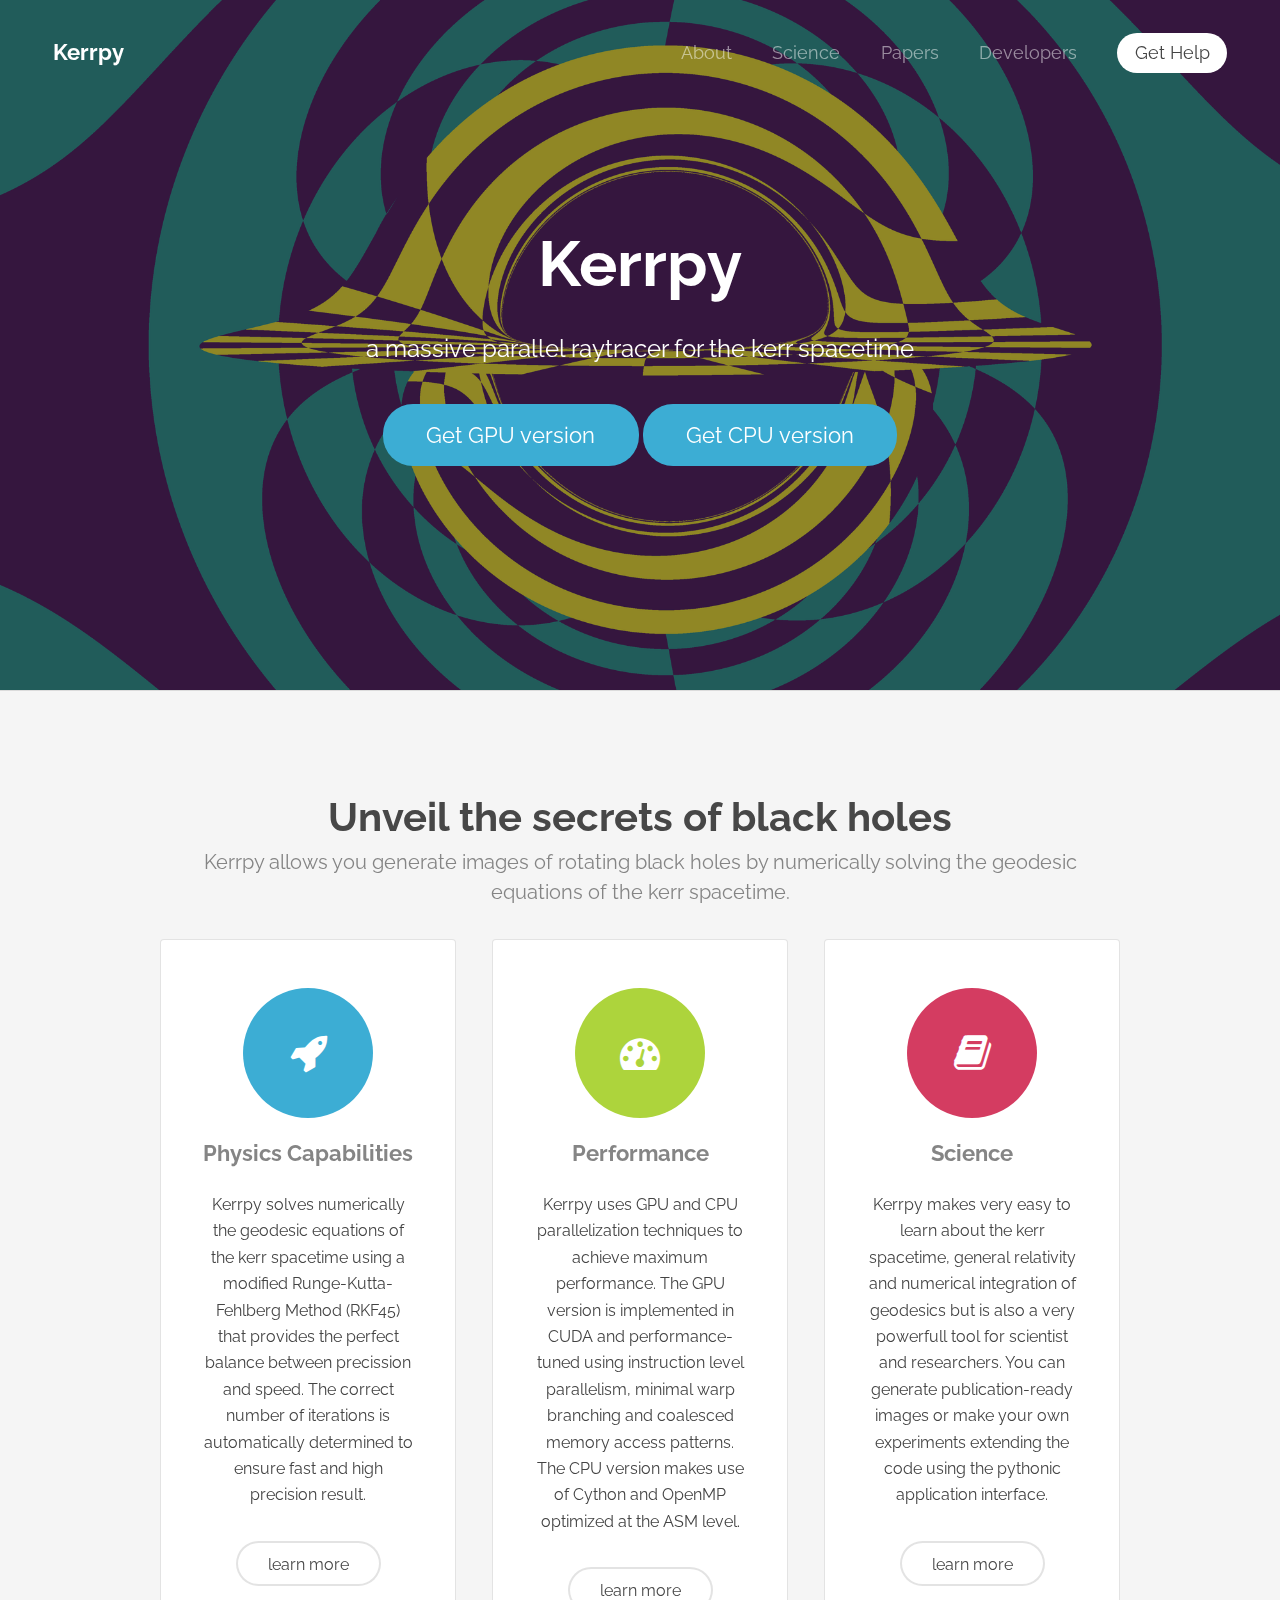
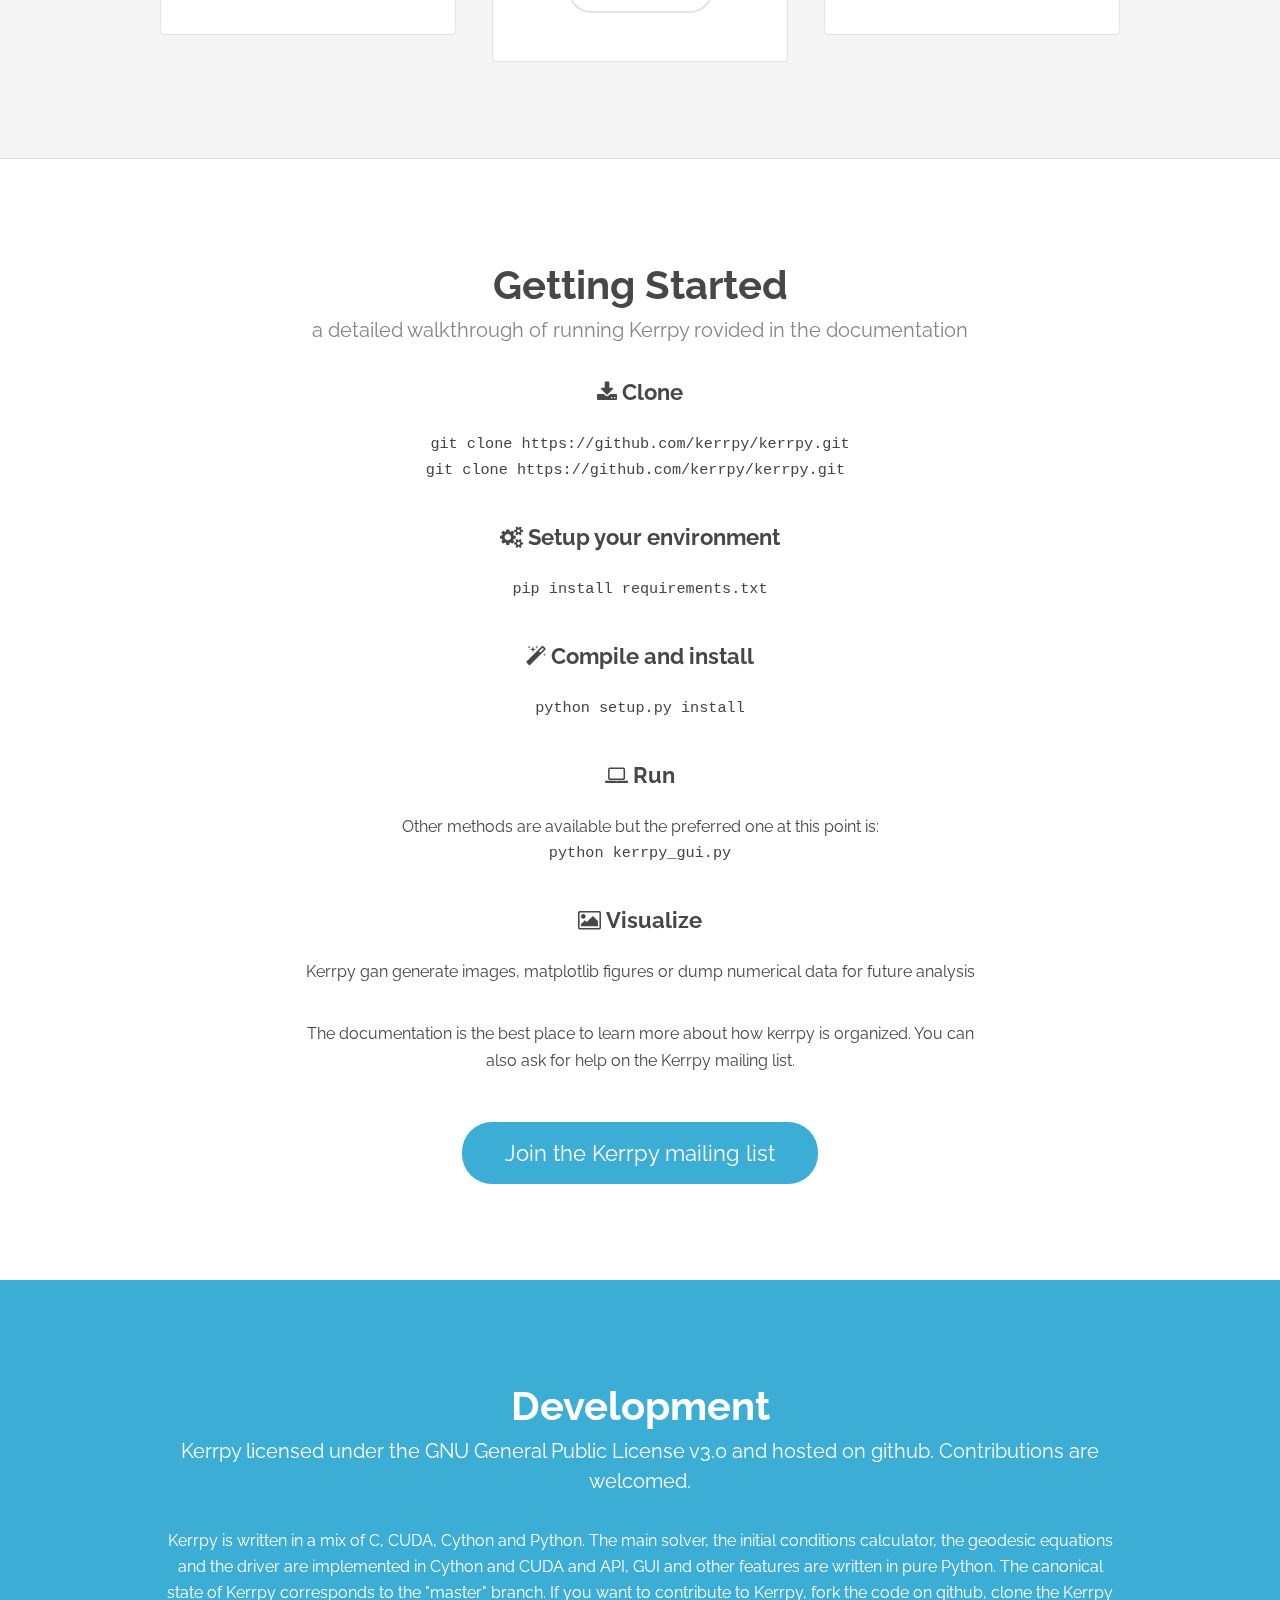
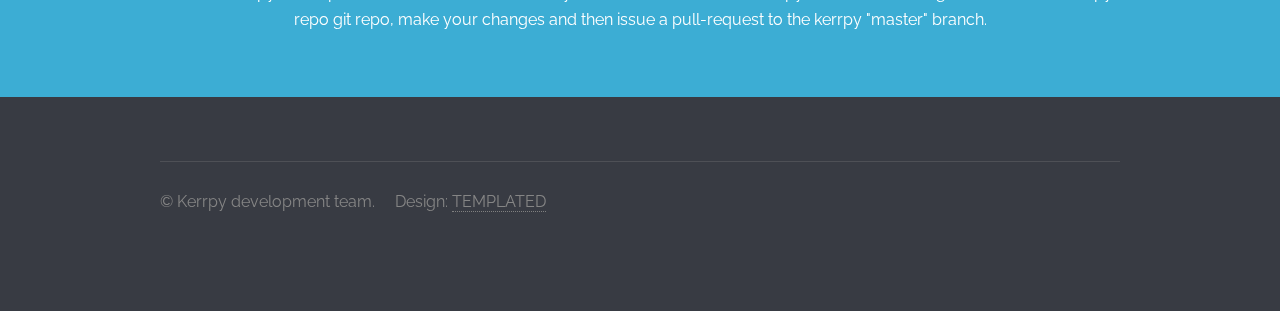
<file: index.html>
<!DOCTYPE html>
<!--
    This webpage is based on Transit by TEMPLATED
	templated.co @templatedco
	Released for free under the Creative Commons Attribution 3.0 license (templated.co/license)
-->
<html lang="en">
  <head>
    <meta charset="UTF-8">
    <title>Kerrpy</title>
    <meta http-equiv="content-type" content="text/html; charset=utf-8" />
    <meta name="description" content="" />
    <meta name="keywords" content="" />
    <!--[if lte IE 8]><script src="js/html5shiv.js"></script><![endif]-->
    <script src="js/jquery.min.js"></script>
    <script src="js/skel.min.js"></script>
    <script src="js/skel-layers.min.js"></script>
    <script src="js/init.js"></script>
    <noscript>
      <link rel="stylesheet" href="css/skel.css" />
      <link rel="stylesheet" href="css/style.css" />
      <link rel="stylesheet" href="css/style-xlarge.css" />
    </noscript>
  </head>
  <body class="landing">
    
    <!-- Header -->
    <header id="header">
      <h1><a href="https://github.com/kerrpy">Kerrpy</a></h1>
      <nav id="nav">
	<ul>
	  <li><a href="about.html">About</a></li>
	  <li><a href="science.html">Science</a></li>
	  <li><a href="papers.html">Papers</a></li>
	  <li><a href="who.html">Developers</a></li>
	  <li><a href="help.html" class="button special">Get Help</a></li>
	</ul>
      </nav>
    </header>
    
    <!-- Banner -->
    <section id="banner">
      <h2>Kerrpy</h2>
      <p>a massive parallel raytracer for the kerr spacetime</p>
      <ul class="actions">
	<li>
	  <a href="https://github.com/kerrpy/kerrpy" class="button big">Get GPU version</a>
		<a href="https://github.com/kerrpy/kerrpy-cython" class="button big">Get CPU version</a>
	</li>
      </ul>
    </section>
    
    <!-- One -->
    <section id="one" class="wrapper style1 special">
      <div class="container">
	<header class="major">
	  <h2>Unveil the secrets of black holes</h2>
	  <p>Kerrpy allows you generate images of rotating black holes by numerically solving the
		 geodesic equations of the kerr spacetime.</p>
	</header>

	<div class="row 150%">
	  <div class="4u 12u$(medium)">
	    <section class="box">
	      <i class="icon big rounded color1 fa-rocket"></i>
	      <h3>Physics Capabilities</h3>
	      <p>Kerrpy solves numerically the geodesic equations of the kerr spacetime
		  using a modified Runge-Kutta-Fehlberg Method (RKF45) that provides the
		  perfect balance between precission and speed. The correct number of iterations
		  is automatically determined to ensure fast and high precision result.</p>
	      <a href="about.html" class="button alt">learn more</a>
	    </section>
	  </div>

	  <div class="4u 12u$(medium)">
	    <section class="box">
	      <i class="icon big rounded color9 fa-tachometer"></i>
	      <h3>Performance</h3>
	      <p>Kerrpy uses GPU and CPU parallelization techniques to achieve maximum performance.
		  The GPU version is implemented in CUDA and performance-tuned using instruction level
		  parallelism, minimal warp branching and coalesced memory access patterns. The CPU
		  version makes use of Cython and OpenMP optimized at the ASM level.</p>
	      <a href="about.html#performance" class="button alt">learn more</a>
	    </section>
	  </div>

	  <div class="4u$ 12u$(medium)">
	    <section class="box">
	      <i class="icon big rounded color6 fa-book"></i>
	      <h3>Science</h3>
	      <p>Kerrpy makes very easy to learn about the kerr spacetime,
		  general relativity and numerical integration of geodesics but is also
		  a very powerfull tool for scientist and researchers. You
		  can generate publication-ready images or make your own experiments
		  extending the code using the pythonic application interface.</p>
		<a href="science.html" class="button alt">learn more</a>
	    </section>
	  </div>
	</div>
      </div>
    </section>

    <!-- Two -->
    <section id="two" class="wrapper style2 special">
      <div class="container">
	<header class="major">
	  <h2>Getting Started</h2>
	  <p>a detailed walkthrough of running Kerrpy rovided in the documentation</p>
	</header>
	<!-- <section class="profiles"> -->
	  <ul class="alt">
	    <li><h3><span class="icon fa-download"></span> Clone</h3>
	      <pre>
git clone https://github.com/kerrpy/kerrpy.git
git clone https://github.com/kerrpy/kerrpy.git </pre>
	    </li>

	    <li><h3><span class="icon fa-cogs"></span> Setup your environment</h3>
	      <pre> pip install requirements.txt </pre>
	    </li>

	    <li><h3><span class="icon fa-magic"></span> Compile and install</h3>
	      <pre> python setup.py install </pre>
	    </li>

	    <li><h3><span class="icon fa-laptop"></span> Run</h3>
            Other methods are available but the preferred one at this point is:
	      <pre>
python kerrpy_gui.py</pre>
	    </li>

	    <li><h3><span class="icon fa-image"></span> Visualize</h3>
	      Kerrpy gan generate images, matplotlib figures or dump numerical data for future analysis
	    </li>

	  </ul>
        <!-- </section> -->
	<footer>
	  <p>The documentation is the best place to learn more about
	  how kerrpy is organized.  You can also ask for help on the Kerrpy mailing list.</p>
	  <ul class="actions">
	    <li>
	      <a href="" class="button big">Join the Kerrpy mailing list</a>
	    </li>
	  </ul>
	</footer>
      </div>
    </section>

    <!-- Three -->
    <section id="three" class="wrapper style3 special">
      <div class="container">
	<header class="major">
	  <h2>Development</h2>
	  <p>Kerrpy licensed under the GNU General Public License v3.0 and hosted on github. Contributions are welcomed.</p>
	</header>
	Kerrpy is written in a mix of C, CUDA, Cython and Python. The main
	solver, the initial conditions calculator, the geodesic equations and
	the driver are implemented in Cython and CUDA and API, GUI and other
	features are written in pure Python. The canonical state of Kerrpy corresponds
	to the "<tt>master</tt>" branch. If you want to contribute to Kerrpy, fork the code
	on github, clone the Kerrpy repo git repo, make your changes and then issue a
	pull-request to the kerrpy "<tt>master</tt>" branch.
      </div>
    </section>

    <!-- Footer -->
    <footer id="footer">
      <div class="container">
	<section class="ack">
	<!-- Fill me -->
	</section>
	<div class="row">
	  <div class="8u 12u$(medium)">
	    <ul class="copyright">
	      <li>&copy; Kerrpy development team.</li>
	      <li>Design: <a href="http://templated.co">TEMPLATED</a></li>
	    </ul>
	  </div>
	</div>
      </div>
    </footer>

  </body>
</html>
</file>
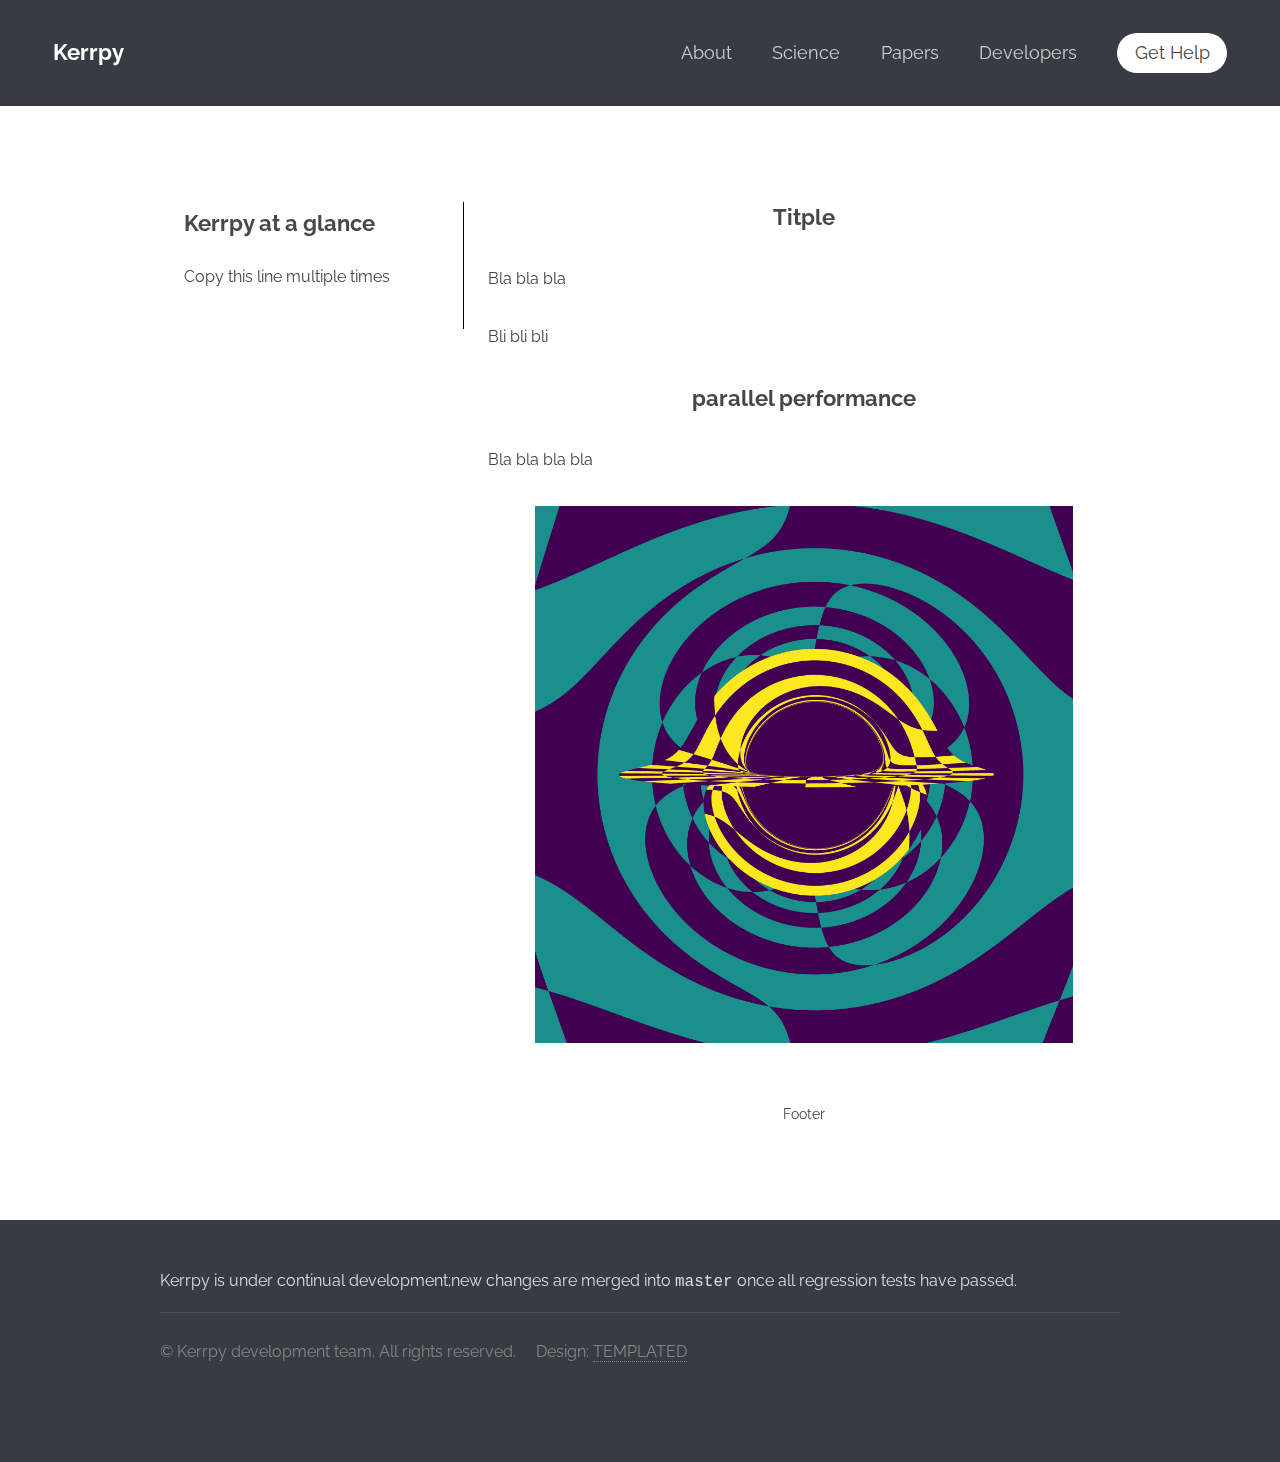
<file: about.html>
<!DOCTYPE html>
<!--
	Transit by TEMPLATED
	templated.co @templatedco
	Released for free under the Creative Commons Attribution 3.0 license (templated.co/license)
-->
<html lang="en">
  <head>
    <meta charset="UTF-8">
    <title>About Kerrpy</title>
    <meta http-equiv="content-type" content="text/html; charset=utf-8" />
    <meta name="description" content="" />
    <meta name="keywords" content="" />
    <!--[if lte IE 8]><script src="js/html5shiv.js"></script><![endif]-->
    <script src="js/jquery.min.js"></script>
    <script src="js/skel.min.js"></script>
    <script src="js/skel-layers.min.js"></script>
    <script src="js/init.js"></script>
    <noscript>
      <link rel="stylesheet" href="css/skel.css" />
      <link rel="stylesheet" href="css/style.css" />
      <link rel="stylesheet" href="css/style-xlarge.css" />
    </noscript>
  </head>
  <body>

    <!-- Header -->
    <header id="header">
      <h1><a href="index.html">Kerrpy</a></h1>
      <nav id="nav">
	<ul>
	  <li><a href="about.html">About</a></li>
	  <li><a href="science.html">Science</a></li>
	  <li><a href="papers.html">Papers</a></li>
	  <li><a href="who.html">Developers</a></li>
	  <li><a href="help.html" class="button special">Get Help</a></li>
	</ul>
      </nav>
    </header>

    <!-- Main -->
    <section id="main" class="wrapper">
      <div class="container">

	<div class="row">
	  <div id="sidebar" class="4u 12u$(small)">
	    <section>
	      <ul class="unstyled">
		<li><h3>Kerrpy at a glance</h3></li>
		<li>Copy this line multiple times</li>

		
	      </ul>
	    </section>
	  </div>

	  <div class="8u$ 12u$(small) important(small)">
	    
	    <header class="major">
	      <h3>Titple</h3>
	    </header>

	    <p>Bla bla bla</p>

	    <p>Bli bli bli</p>


	    <!-- <a href="#" class="image fit"><img src="images/pic07.jpg" alt="" /></a> -->

	    <a name="performance"></a>
	    
	    <header class="major">
	      <h3>parallel performance</h3>
	    </header>

	    <p>Bla bla bla bla</p>

            <p><img class="intext" src="science-images/black_hole.png"><br>
              <p class="caption">Footer</p>

	  </div>
	</div>
      </div>
    </section>

    <!-- Footer -->
    <footer id="footer">
      <div class="container">
	<section class="ack">
	Kerrpy is under continual development;new changes are
	  merged into <var>master</var> once all regression tests
	  have passed.
	</section>
	<div class="row">
	  <div class="8u 12u$(medium)">
	    <ul class="copyright">
	      <li>&copy; Kerrpy development team. All rights reserved.</li>
	      <li>Design: <a href="http://templated.co">TEMPLATED</a></li>
	    </ul>
	  </div>
	</div>
      </div>
    </footer>

  </body>
</html>
</file>
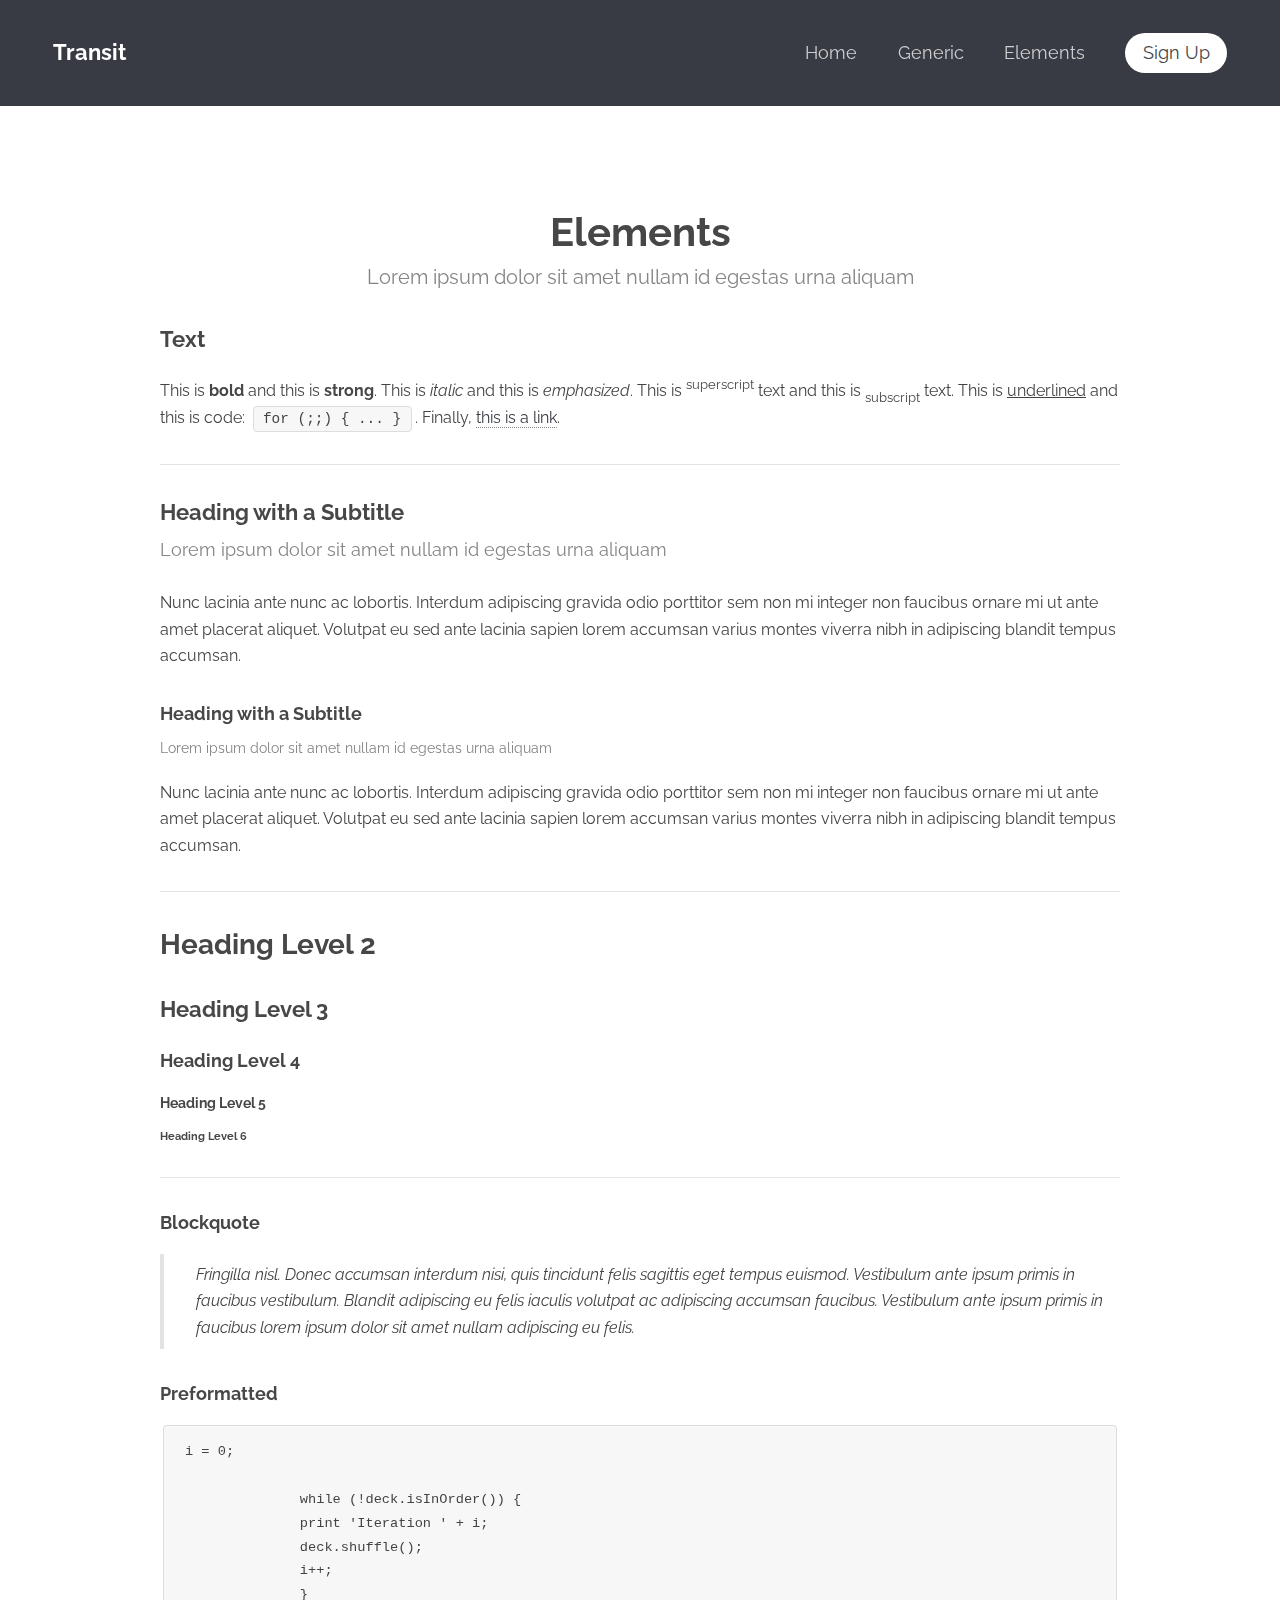
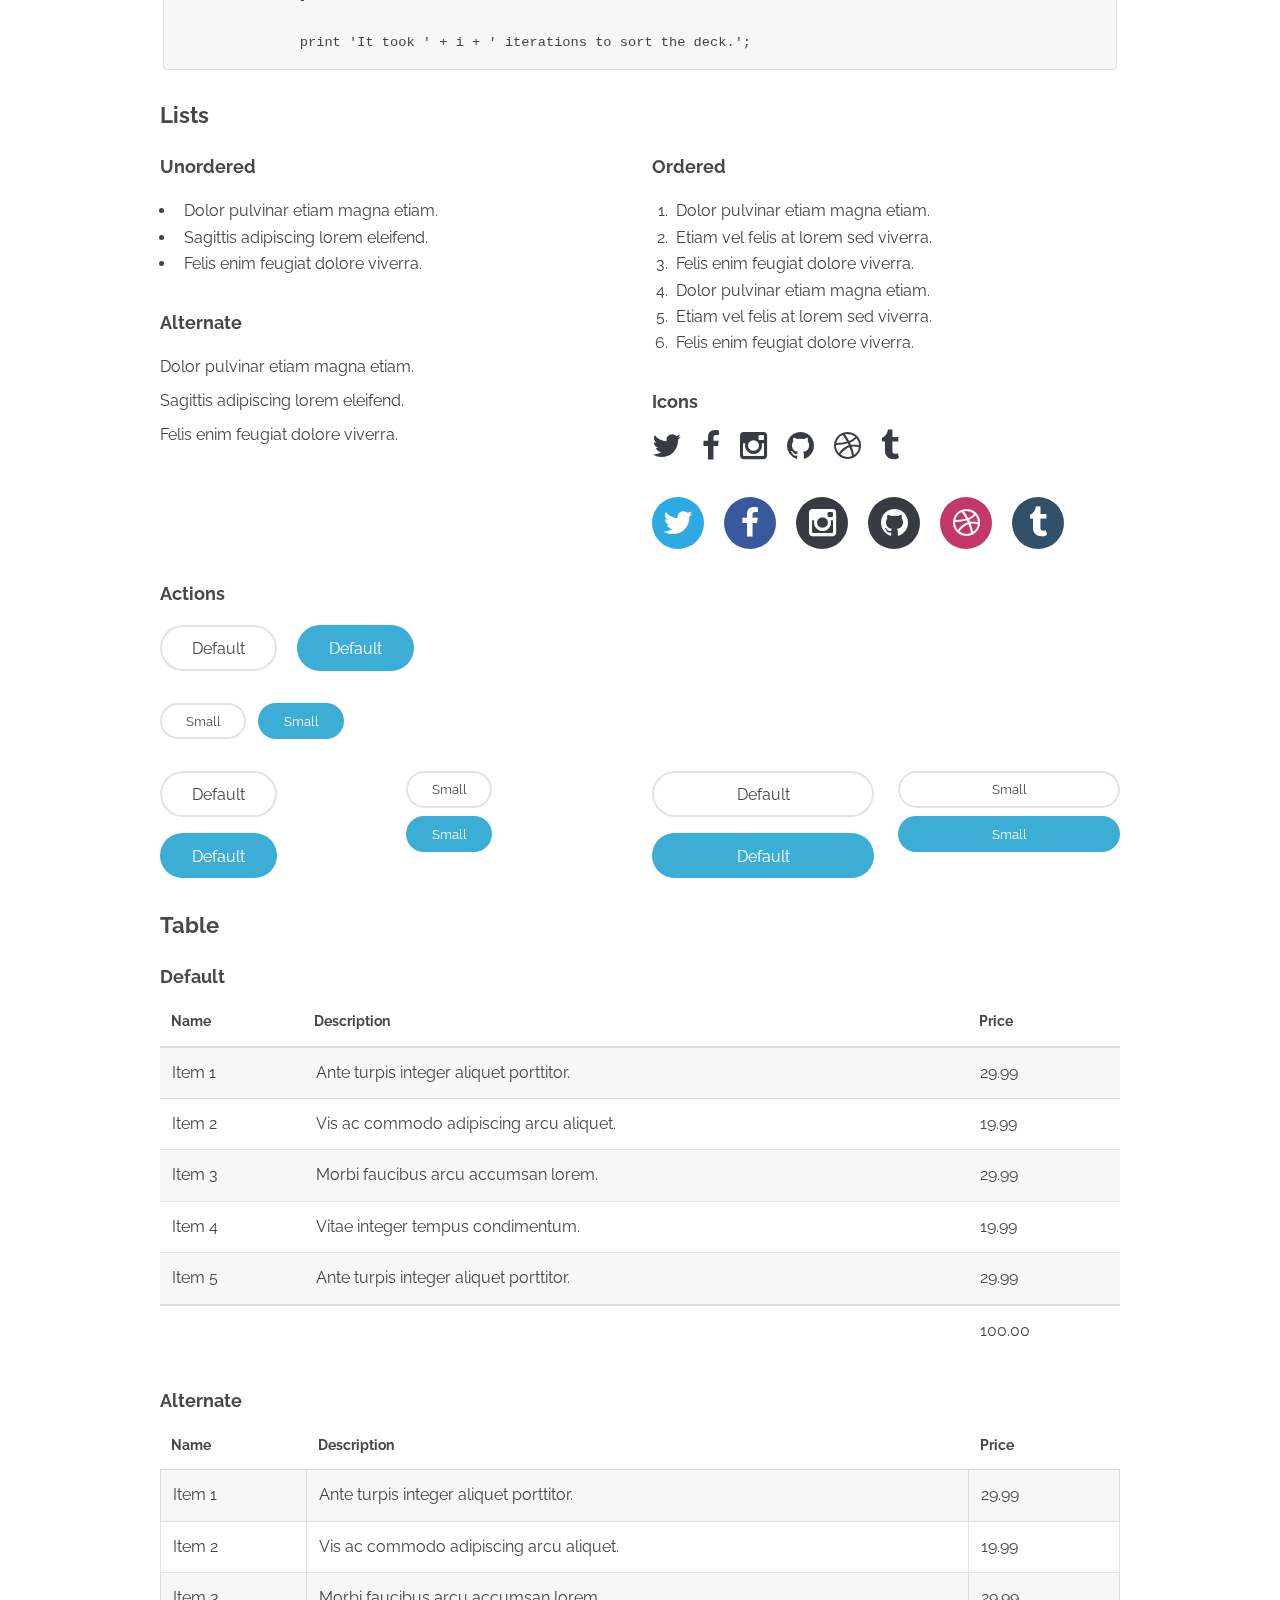
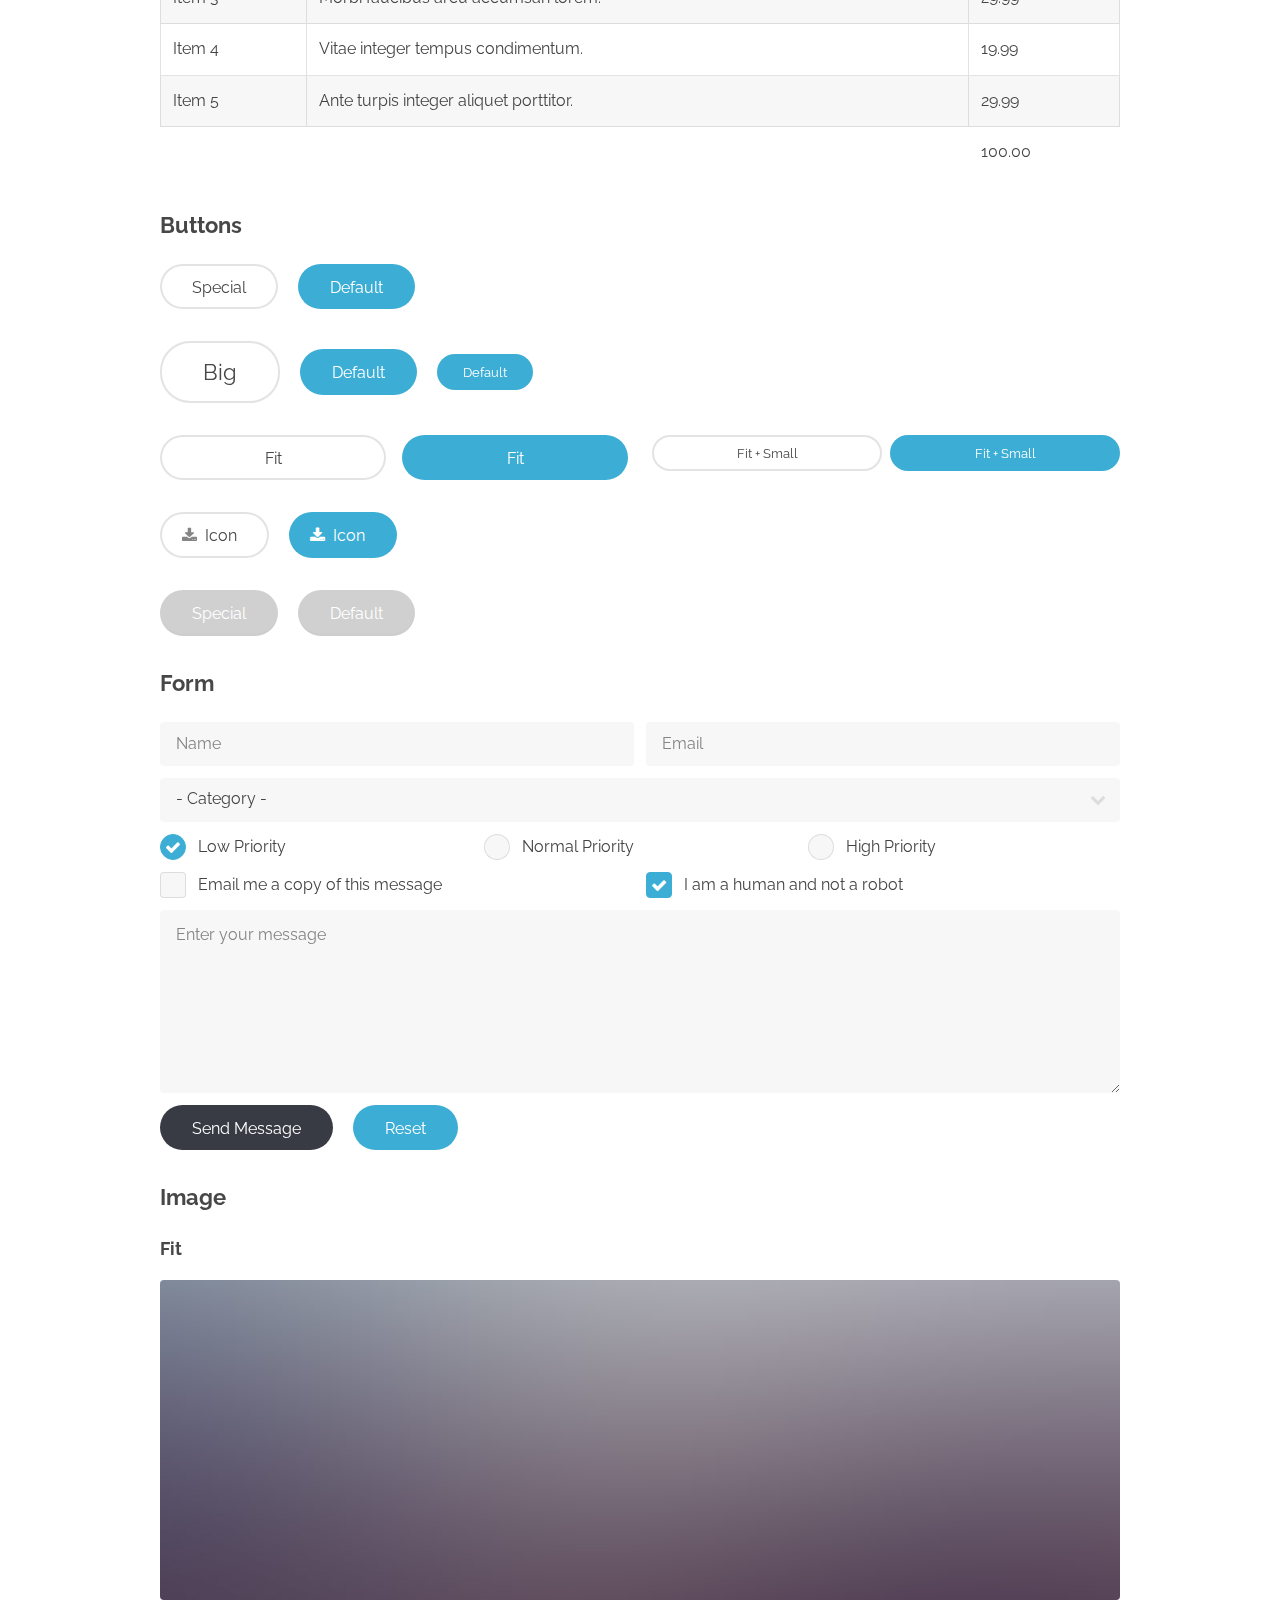
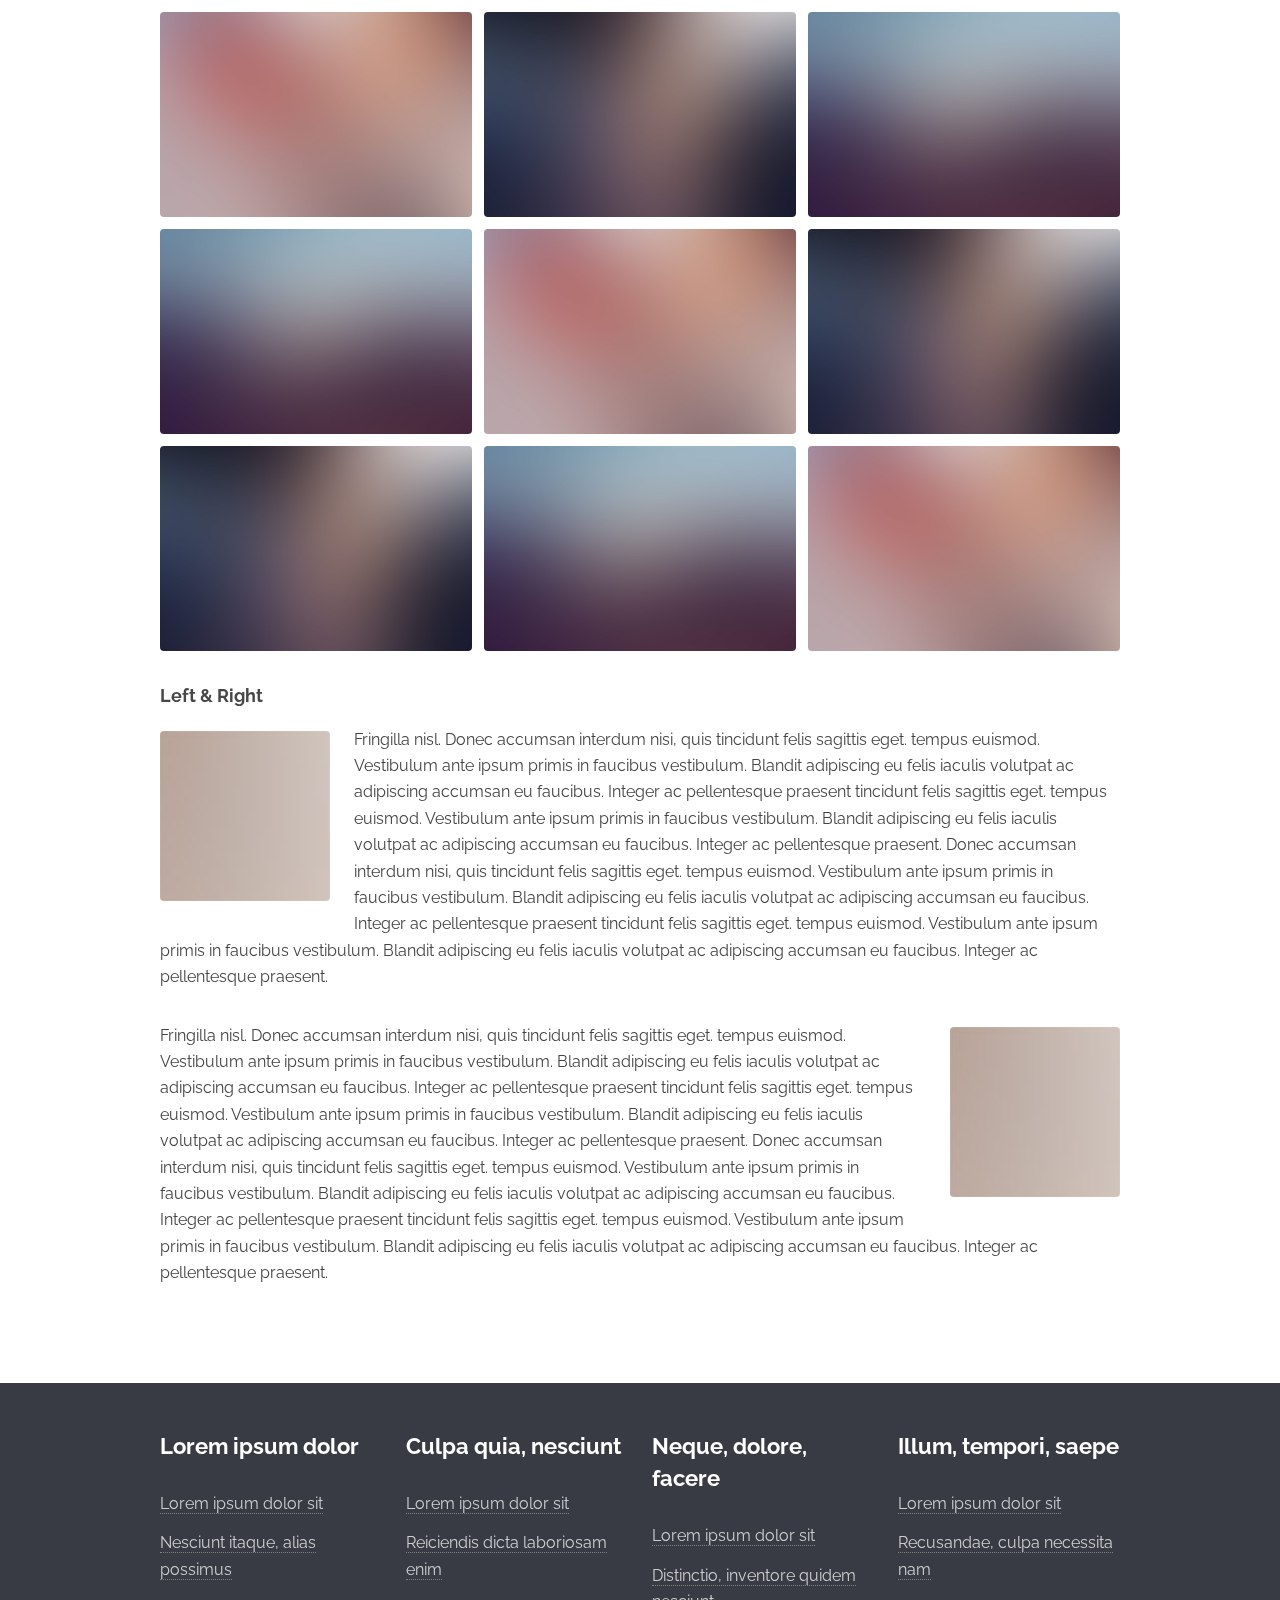
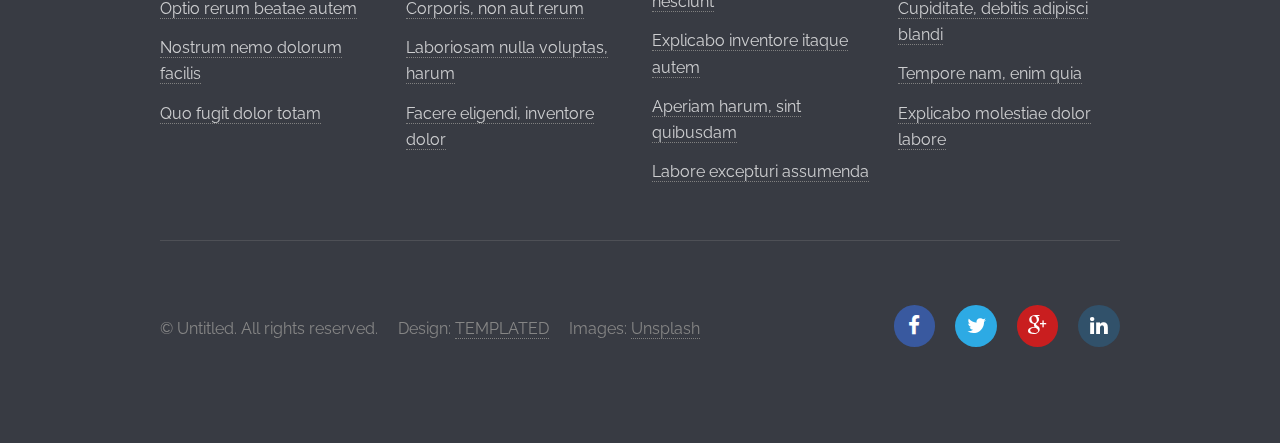
<file: elements.html>
<!DOCTYPE html>
<!--
    Transit by TEMPLATED
    templated.co @templatedco
    Released for free under the Creative Commons Attribution 3.0 license (templated.co/license)
  -->
<html lang="en">
  <head>
    <meta charset="UTF-8">
    <title>Elements - Transit by TEMPLATED</title>
    <meta http-equiv="content-type" content="text/html; charset=utf-8" />
    <meta name="description" content="" />
    <meta name="keywords" content="" />
    <!--[if lte IE 8]><script src="js/html5shiv.js"></script><![endif]-->
    <script src="js/jquery.min.js"></script>
    <script src="js/skel.min.js"></script>
    <script src="js/skel-layers.min.js"></script>
    <script src="js/init.js"></script>
    <noscript>
      <link rel="stylesheet" href="css/skel.css" />
      <link rel="stylesheet" href="css/style.css" />
      <link rel="stylesheet" href="css/style-xlarge.css" />
    </noscript>
  </head>
  <body>

    <!-- Header -->
    <header id="header">
      <h1><a href="index.html">Transit</a></h1>
      <nav id="nav">
	<ul>
	  <li><a href="index.html">Home</a></li>
	  <li><a href="generic.html">Generic</a></li>
	  <li><a href="elements.html">Elements</a></li>
	  <li><a href="#" class="button special">Sign Up</a></li>
	</ul>
      </nav>
    </header>

    <!-- Main -->
    <section id="main" class="wrapper">
      <div class="container">

	<header class="major">
	  <h2>Elements</h2>
	  <p>Lorem ipsum dolor sit amet nullam id egestas urna aliquam</p>
	</header>

	<!-- Text -->
	<section>
	  <h3>Text</h3>
	  <p>This is <b>bold</b> and this is <strong>strong</strong>. This is <i>italic</i> and this is <em>emphasized</em>.
	    This is <sup>superscript</sup> text and this is <sub>subscript</sub> text.
	    This is <u>underlined</u> and this is code: <code>for (;;) { ... }</code>. Finally, <a href="#">this is a link</a>.</p>

	  <hr />

	  <header>
	    <h3>Heading with a Subtitle</h3>
	    <p>Lorem ipsum dolor sit amet nullam id egestas urna aliquam</p>
	  </header>
	  <p>Nunc lacinia ante nunc ac lobortis. Interdum adipiscing gravida odio porttitor sem non mi integer non faucibus ornare mi ut ante amet placerat aliquet. Volutpat eu sed ante lacinia sapien lorem accumsan varius montes viverra nibh in adipiscing blandit tempus accumsan.</p>
	  <header>
	    <h4>Heading with a Subtitle</h4>
	    <p>Lorem ipsum dolor sit amet nullam id egestas urna aliquam</p>
	  </header>
	  <p>Nunc lacinia ante nunc ac lobortis. Interdum adipiscing gravida odio porttitor sem non mi integer non faucibus ornare mi ut ante amet placerat aliquet. Volutpat eu sed ante lacinia sapien lorem accumsan varius montes viverra nibh in adipiscing blandit tempus accumsan.</p>

	  <hr />

	  <h2>Heading Level 2</h2>
	  <h3>Heading Level 3</h3>
	  <h4>Heading Level 4</h4>
	  <h5>Heading Level 5</h5>
	  <h6>Heading Level 6</h6>

	  <hr />

	  <h4>Blockquote</h4>
	  <blockquote>Fringilla nisl. Donec accumsan interdum nisi, quis tincidunt felis sagittis eget tempus euismod. Vestibulum ante ipsum primis in faucibus vestibulum. Blandit adipiscing eu felis iaculis volutpat ac adipiscing accumsan faucibus. Vestibulum ante ipsum primis in faucibus lorem ipsum dolor sit amet nullam adipiscing eu felis.</blockquote>

	  <h4>Preformatted</h4>
	  <pre><code>i = 0;

	      while (!deck.isInOrder()) {
	      print 'Iteration ' + i;
	      deck.shuffle();
	      i++;
	      }

	      print 'It took ' + i + ' iterations to sort the deck.';</code></pre>
	</section>

	<!-- Lists -->
	<section>
	  <h3>Lists</h3>
	  <div class="row">
	    <div class="6u 12u(3)">

	      <h4>Unordered</h4>
	      <ul>
		<li>Dolor pulvinar etiam magna etiam.</li>
		<li>Sagittis adipiscing lorem eleifend.</li>
		<li>Felis enim feugiat dolore viverra.</li>
	      </ul>

	      <h4>Alternate</h4>
	      <ul class="alt">
		<li>Dolor pulvinar etiam magna etiam.</li>
		<li>Sagittis adipiscing lorem eleifend.</li>
		<li>Felis enim feugiat dolore viverra.</li>
	      </ul>

	    </div>
	    <div class="6u 12u(3)">

	      <h4>Ordered</h4>
	      <ol>
		<li>Dolor pulvinar etiam magna etiam.</li>
		<li>Etiam vel felis at lorem sed viverra.</li>
		<li>Felis enim feugiat dolore viverra.</li>
		<li>Dolor pulvinar etiam magna etiam.</li>
		<li>Etiam vel felis at lorem sed viverra.</li>
		<li>Felis enim feugiat dolore viverra.</li>
	      </ol>

	      <h4>Icons</h4>
	      <ul class="icons">
		<li><a href="#" class="icon fa-twitter"><span class="label">Twitter</span></a></li>
		<li><a href="#" class="icon fa-facebook"><span class="label">Facebook</span></a></li>
		<li><a href="#" class="icon fa-instagram"><span class="label">Instagram</span></a></li>
		<li><a href="#" class="icon fa-github"><span class="label">Github</span></a></li>
		<li><a href="#" class="icon fa-dribbble"><span class="label">Dribbble</span></a></li>
		<li><a href="#" class="icon fa-tumblr"><span class="label">Tumblr</span></a></li>
	      </ul>
	      <ul class="icons">
		<li><a href="#" class="icon rounded fa-twitter"><span class="label">Twitter</span></a></li>
		<li><a href="#" class="icon rounded fa-facebook"><span class="label">Facebook</span></a></li>
		<li><a href="#" class="icon rounded fa-instagram"><span class="label">Instagram</span></a></li>
		<li><a href="#" class="icon rounded fa-github"><span class="label">Github</span></a></li>
		<li><a href="#" class="icon rounded fa-dribbble"><span class="label">Dribbble</span></a></li>
		<li><a href="#" class="icon rounded fa-tumblr"><span class="label">Tumblr</span></a></li>
	      </ul>

	    </div>
	  </div>

	  <h4>Actions</h4>
	  <ul class="actions">
	    <li><a href="#" class="button alt">Default</a></li>
	    <li><a href="#" class="button">Default</a></li>
	  </ul>
	  <ul class="actions small">
	    <li><a href="#" class="button alt small">Small</a></li>
	    <li><a href="#" class="button small">Small</a></li>
	  </ul>
	  <div class="row">
	    <div class="3u 6u(2) 12u$(3)">
	      <ul class="actions vertical">
		<li><a href="#" class="button alt">Default</a></li>
		<li><a href="#" class="button">Default</a></li>
	      </ul>
	    </div>
	    <div class="3u 6u$(2) 12u$(3)">
	      <ul class="actions vertical small">
		<li><a href="#" class="button alt small">Small</a></li>
		<li><a href="#" class="button small">Small</a></li>
	      </ul>
	    </div>
	    <div class="3u 6u(2) 12u$(3)">
	      <ul class="actions vertical">
		<li><a href="#" class="button alt fit">Default</a></li>
		<li><a href="#" class="button fit">Default</a></li>
	      </ul>
	    </div>
	    <div class="3u 6u$(2) 12u$(3)">
	      <ul class="actions vertical small">
		<li><a href="#" class="button alt small fit">Small</a></li>
		<li><a href="#" class="button small fit">Small</a></li>
	      </ul>
	    </div>
	  </div>
	</section>

	<!-- Table -->
	<section>
	  <h3>Table</h3>
	  <h4>Default</h4>
	  <div class="table-wrapper">
	    <table>
	      <thead>
		<tr>
		  <th>Name</th>
		  <th>Description</th>
		  <th>Price</th>
		</tr>
	      </thead>
	      <tbody>
		<tr>
		  <td>Item 1</td>
		  <td>Ante turpis integer aliquet porttitor.</td>
		  <td>29.99</td>
		</tr>
		<tr>
		  <td>Item 2</td>
		  <td>Vis ac commodo adipiscing arcu aliquet.</td>
		  <td>19.99</td>
		</tr>
		<tr>
		  <td>Item 3</td>
		  <td> Morbi faucibus arcu accumsan lorem.</td>
		  <td>29.99</td>
		</tr>
		<tr>
		  <td>Item 4</td>
		  <td>Vitae integer tempus condimentum.</td>
		  <td>19.99</td>
		</tr>
		<tr>
		  <td>Item 5</td>
		  <td>Ante turpis integer aliquet porttitor.</td>
		  <td>29.99</td>
		</tr>
	      </tbody>
	      <tfoot>
		<tr>
		  <td colspan="2"></td>
		  <td>100.00</td>
		</tr>
	      </tfoot>
	    </table>
	  </div>
	  <h4>Alternate</h4>
	  <div class="table-wrapper">
	    <table class="alt">
	      <thead>
		<tr>
		  <th>Name</th>
		  <th>Description</th>
		  <th>Price</th>
		</tr>
	      </thead>
	      <tbody>
		<tr>
		  <td>Item 1</td>
		  <td>Ante turpis integer aliquet porttitor.</td>
		  <td>29.99</td>
		</tr>
		<tr>
		  <td>Item 2</td>
		  <td>Vis ac commodo adipiscing arcu aliquet.</td>
		  <td>19.99</td>
		</tr>
		<tr>
		  <td>Item 3</td>
		  <td> Morbi faucibus arcu accumsan lorem.</td>
		  <td>29.99</td>
		</tr>
		<tr>
		  <td>Item 4</td>
		  <td>Vitae integer tempus condimentum.</td>
		  <td>19.99</td>
		</tr>
		<tr>
		  <td>Item 5</td>
		  <td>Ante turpis integer aliquet porttitor.</td>
		  <td>29.99</td>
		</tr>
	      </tbody>
	      <tfoot>
		<tr>
		  <td colspan="2"></td>
		  <td>100.00</td>
		</tr>
	      </tfoot>
	    </table>
	  </div>
	</section>

	<!-- Buttons -->
	<section>
	  <h3>Buttons</h3>
	  <ul class="actions">
	    <li><a href="#" class="button alt">Special</a></li>
	    <li><a href="#" class="button">Default</a></li>
	  </ul>
	  <ul class="actions">
	    <li><a href="#" class="button alt big">Big</a></li>
	    <li><a href="#" class="button">Default</a></li>
	    <li><a href="#" class="button small">Default</a></li>
	  </ul>
	  <div class="row">
	    <div class="6u 12u$(3)">
	      <ul class="actions fit">
		<li><a href="#" class="button alt fit">Fit</a></li>
		<li><a href="#" class="button fit">Fit</a></li>
	      </ul>
	    </div>
	    <div class="6u$ 12u$(3)">
	      <ul class="actions fit small">
		<li><a href="#" class="button alt fit small">Fit + Small</a></li>
		<li><a href="#" class="button fit small">Fit + Small</a></li>
	      </ul>
	    </div>
	  </div>
	  <ul class="actions">
	    <li><a href="#" class="button alt icon fa-download">Icon</a></li>
	    <li><a href="#" class="button icon fa-download">Icon</a></li>
	  </ul>
	  <ul class="actions">
	    <li><span class="button alt disabled">Special</span></li>
	    <li><span class="button disabled">Default</span></li>
	  </ul>
	</section>

	<!-- Form -->
	<section>
	  <h3>Form</h3>
	  <form method="post" action="#">
	    <div class="row uniform 50%">
	      <div class="6u 12u$(4)">
		<input type="text" name="name" id="name" value="" placeholder="Name" />
	      </div>
	      <div class="6u$ 12u$(4)">
		<input type="email" name="email" id="email" value="" placeholder="Email" />
	      </div>
	      <div class="12u$">
		<div class="select-wrapper">
		  <select name="category" id="category">
		    <option value="">- Category -</option>
		    <option value="1">Manufacturing</option>
		    <option value="1">Shipping</option>
		    <option value="1">Administration</option>
		    <option value="1">Human Resources</option>
		  </select>
		</div>
	      </div>
	      <div class="4u 12u$(3)">
		<input type="radio" id="priority-low" name="priority" checked>
		<label for="priority-low">Low Priority</label>
	      </div>
	      <div class="4u 12u$(3)">
		<input type="radio" id="priority-normal" name="priority">
		<label for="priority-normal">Normal Priority</label>
	      </div>
	      <div class="4u$ 12u$(3)">
		<input type="radio" id="priority-high" name="priority">
		<label for="priority-high">High Priority</label>
	      </div>
	      <div class="6u 12u$(3)">
		<input type="checkbox" id="copy" name="copy">
		<label for="copy">Email me a copy of this message</label>
	      </div>
	      <div class="6u$ 12u$(3)">
		<input type="checkbox" id="human" name="human" checked>
		<label for="human">I am a human and not a robot</label>
	      </div>
	      <div class="12u$">
		<textarea name="message" id="message" placeholder="Enter your message" rows="6"></textarea>
	      </div>
	      <div class="12u$">
		<ul class="actions">
		  <li><input type="submit" value="Send Message" class="special" /></li>
		  <li><input type="reset" value="Reset" /></li>
		</ul>
	      </div>
	    </div>
	  </form>
	</section>

	<!-- Image -->
	<section>
	  <h3>Image</h3>
	  <h4>Fit</h4>
	  <div class="box alt">
	    <div class="row 50% uniform">
	      <div class="12u$"><span class="image fit"><img src="images/pic07.jpg" alt="" /></span></div>
	      <div class="4u"><span class="image fit"><img src="images/pic02.jpg" alt="" /></span></div>
	      <div class="4u"><span class="image fit"><img src="images/pic03.jpg" alt="" /></span></div>
	      <div class="4u$"><span class="image fit"><img src="images/pic04.jpg" alt="" /></span></div>
	      <div class="4u"><span class="image fit"><img src="images/pic04.jpg" alt="" /></span></div>
	      <div class="4u"><span class="image fit"><img src="images/pic02.jpg" alt="" /></span></div>
	      <div class="4u$"><span class="image fit"><img src="images/pic03.jpg" alt="" /></span></div>
	      <div class="4u"><span class="image fit"><img src="images/pic03.jpg" alt="" /></span></div>
	      <div class="4u"><span class="image fit"><img src="images/pic04.jpg" alt="" /></span></div>
	      <div class="4u$"><span class="image fit"><img src="images/pic02.jpg" alt="" /></span></div>
	    </div>
	  </div>

	  <h4>Left &amp; Right</h4>
	  <p><span class="image left"><img src="images/pic08.jpg" alt="" /></span>Fringilla nisl. Donec accumsan interdum nisi, quis tincidunt felis sagittis eget. tempus euismod. Vestibulum ante ipsum primis in faucibus vestibulum. Blandit adipiscing eu felis iaculis volutpat ac adipiscing accumsan eu faucibus. Integer ac pellentesque praesent tincidunt felis sagittis eget. tempus euismod. Vestibulum ante ipsum primis in faucibus vestibulum. Blandit adipiscing eu felis iaculis volutpat ac adipiscing accumsan eu faucibus. Integer ac pellentesque praesent. Donec accumsan interdum nisi, quis tincidunt felis sagittis eget. tempus euismod. Vestibulum ante ipsum primis in faucibus vestibulum. Blandit adipiscing eu felis iaculis volutpat ac adipiscing accumsan eu faucibus. Integer ac pellentesque praesent tincidunt felis sagittis eget. tempus euismod. Vestibulum ante ipsum primis in faucibus vestibulum. Blandit adipiscing eu felis iaculis volutpat ac adipiscing accumsan eu faucibus. Integer ac pellentesque praesent.</p>
	  <p><span class="image right"><img src="images/pic08.jpg" alt="" /></span>Fringilla nisl. Donec accumsan interdum nisi, quis tincidunt felis sagittis eget. tempus euismod. Vestibulum ante ipsum primis in faucibus vestibulum. Blandit adipiscing eu felis iaculis volutpat ac adipiscing accumsan eu faucibus. Integer ac pellentesque praesent tincidunt felis sagittis eget. tempus euismod. Vestibulum ante ipsum primis in faucibus vestibulum. Blandit adipiscing eu felis iaculis volutpat ac adipiscing accumsan eu faucibus. Integer ac pellentesque praesent. Donec accumsan interdum nisi, quis tincidunt felis sagittis eget. tempus euismod. Vestibulum ante ipsum primis in faucibus vestibulum. Blandit adipiscing eu felis iaculis volutpat ac adipiscing accumsan eu faucibus. Integer ac pellentesque praesent tincidunt felis sagittis eget. tempus euismod. Vestibulum ante ipsum primis in faucibus vestibulum. Blandit adipiscing eu felis iaculis volutpat ac adipiscing accumsan eu faucibus. Integer ac pellentesque praesent.</p>
	</section>

      </div>
    </section>

    <!-- Footer -->
    <footer id="footer">
      <div class="container">
	<section class="links">
	  <div class="row">
	    <section class="3u 6u(medium) 12u$(small)">
	      <h3>Lorem ipsum dolor</h3>
	      <ul class="unstyled">
		<li><a href="#">Lorem ipsum dolor sit</a></li>
		<li><a href="#">Nesciunt itaque, alias possimus</a></li>
		<li><a href="#">Optio rerum beatae autem</a></li>
		<li><a href="#">Nostrum nemo dolorum facilis</a></li>
		<li><a href="#">Quo fugit dolor totam</a></li>
	      </ul>
	    </section>
	    <section class="3u 6u$(medium) 12u$(small)">
	      <h3>Culpa quia, nesciunt</h3>
	      <ul class="unstyled">
		<li><a href="#">Lorem ipsum dolor sit</a></li>
		<li><a href="#">Reiciendis dicta laboriosam enim</a></li>
		<li><a href="#">Corporis, non aut rerum</a></li>
		<li><a href="#">Laboriosam nulla voluptas, harum</a></li>
		<li><a href="#">Facere eligendi, inventore dolor</a></li>
	      </ul>
	    </section>
	    <section class="3u 6u(medium) 12u$(small)">
	      <h3>Neque, dolore, facere</h3>
	      <ul class="unstyled">
		<li><a href="#">Lorem ipsum dolor sit</a></li>
		<li><a href="#">Distinctio, inventore quidem nesciunt</a></li>
		<li><a href="#">Explicabo inventore itaque autem</a></li>
		<li><a href="#">Aperiam harum, sint quibusdam</a></li>
		<li><a href="#">Labore excepturi assumenda</a></li>
	      </ul>
	    </section>
	    <section class="3u$ 6u$(medium) 12u$(small)">
	      <h3>Illum, tempori, saepe</h3>
	      <ul class="unstyled">
		<li><a href="#">Lorem ipsum dolor sit</a></li>
		<li><a href="#">Recusandae, culpa necessita nam</a></li>
		<li><a href="#">Cupiditate, debitis adipisci blandi</a></li>
		<li><a href="#">Tempore nam, enim quia</a></li>
		<li><a href="#">Explicabo molestiae dolor labore</a></li>
	      </ul>
	    </section>
	  </div>
	</section>
	<div class="row">
	  <div class="8u 12u$(medium)">
	    <ul class="copyright">
	      <li>&copy; Untitled. All rights reserved.</li>
	      <li>Design: <a href="http://templated.co">TEMPLATED</a></li>
	      <li>Images: <a href="http://unsplash.com">Unsplash</a></li>
	    </ul>
	  </div>
	  <div class="4u$ 12u$(medium)">
	    <ul class="icons">
	      <li>
		<a class="icon rounded fa-facebook"><span class="label">Facebook</span></a>
	      </li>
	      <li>
		<a class="icon rounded fa-twitter"><span class="label">Twitter</span></a>
	      </li>
	      <li>
		<a class="icon rounded fa-google-plus"><span class="label">Google+</span></a>
	      </li>
	      <li>
		<a class="icon rounded fa-linkedin"><span class="label">LinkedIn</span></a>
	      </li>
	    </ul>
	  </div>
	</div>
      </div>
    </footer>

  </body>
</html>
</file>
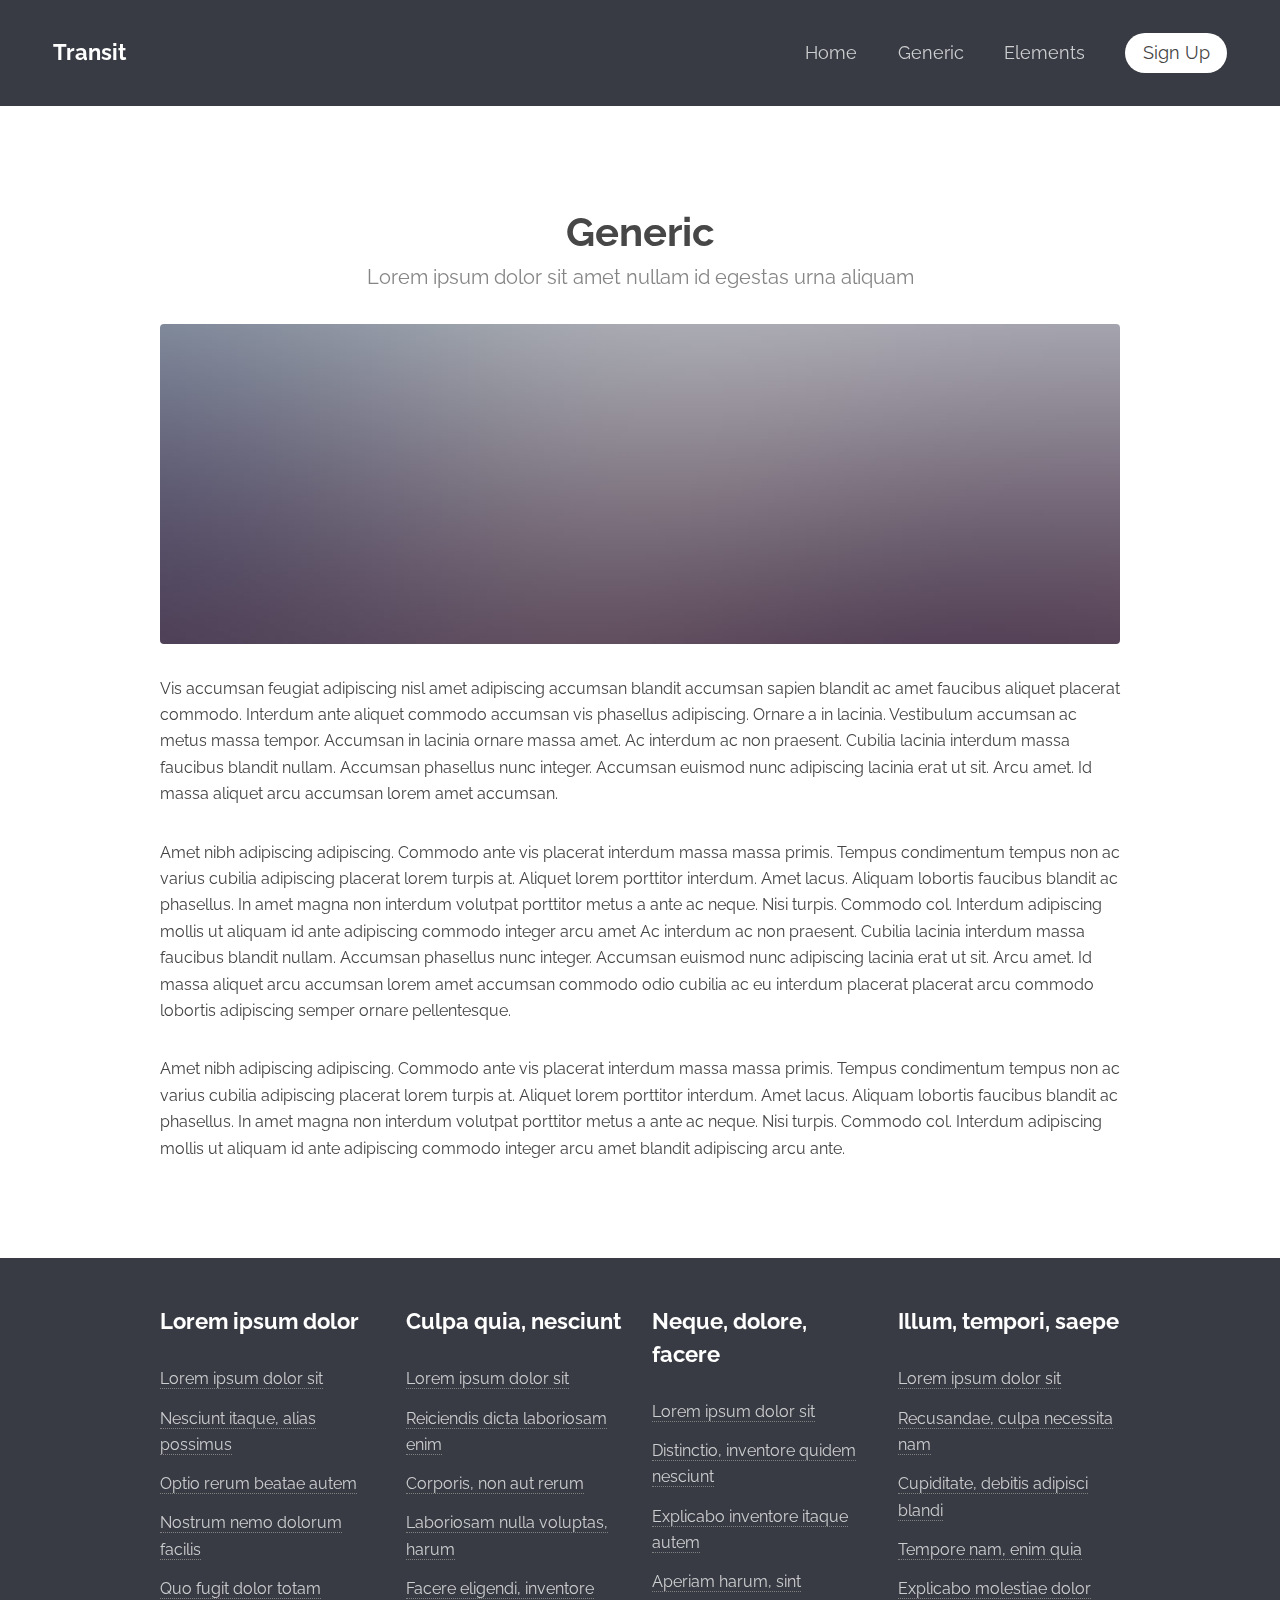
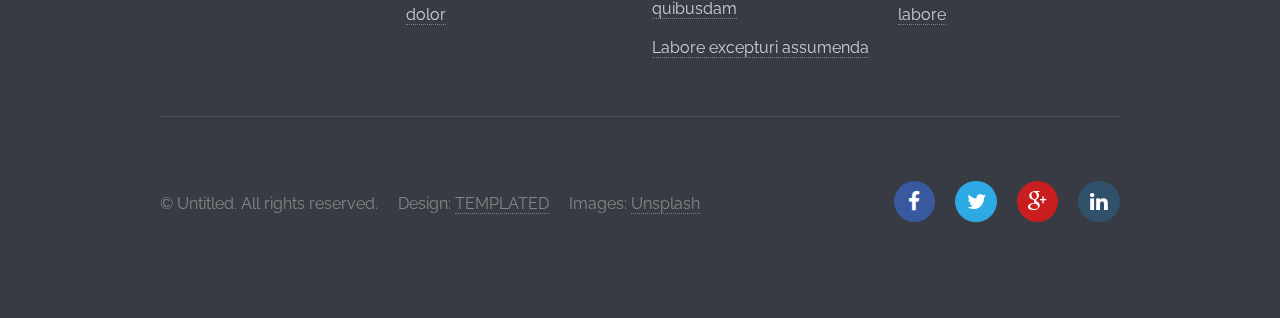
<file: generic.html>
<!DOCTYPE html>
<!--
	Transit by TEMPLATED
	templated.co @templatedco
	Released for free under the Creative Commons Attribution 3.0 license (templated.co/license)
-->
<html lang="en">
	<head>
		<meta charset="UTF-8">
		<title>Generic - Transit by TEMPLATED</title>
		<meta http-equiv="content-type" content="text/html; charset=utf-8" />
		<meta name="description" content="" />
		<meta name="keywords" content="" />
		<!--[if lte IE 8]><script src="js/html5shiv.js"></script><![endif]-->
		<script src="js/jquery.min.js"></script>
		<script src="js/skel.min.js"></script>
		<script src="js/skel-layers.min.js"></script>
		<script src="js/init.js"></script>
		<noscript>
			<link rel="stylesheet" href="css/skel.css" />
			<link rel="stylesheet" href="css/style.css" />
			<link rel="stylesheet" href="css/style-xlarge.css" />
		</noscript>
	</head>
	<body>

		<!-- Header -->
			<header id="header">
				<h1><a href="index.html">Transit</a></h1>
				<nav id="nav">
					<ul>
						<li><a href="index.html">Home</a></li>
						<li><a href="generic.html">Generic</a></li>
						<li><a href="elements.html">Elements</a></li>
						<li><a href="#" class="button special">Sign Up</a></li>
					</ul>
				</nav>
			</header>

		<!-- Main -->
			<section id="main" class="wrapper">
				<div class="container">

					<header class="major">
						<h2>Generic</h2>
						<p>Lorem ipsum dolor sit amet nullam id egestas urna aliquam</p>
					</header>

					<a href="#" class="image fit"><img src="images/pic07.jpg" alt="" /></a>
					<p>Vis accumsan feugiat adipiscing nisl amet adipiscing accumsan blandit accumsan sapien blandit ac amet faucibus aliquet placerat commodo. Interdum ante aliquet commodo accumsan vis phasellus adipiscing. Ornare a in lacinia. Vestibulum accumsan ac metus massa tempor. Accumsan in lacinia ornare massa amet. Ac interdum ac non praesent. Cubilia lacinia interdum massa faucibus blandit nullam. Accumsan phasellus nunc integer. Accumsan euismod nunc adipiscing lacinia erat ut sit. Arcu amet. Id massa aliquet arcu accumsan lorem amet accumsan.</p>
					<p>Amet nibh adipiscing adipiscing. Commodo ante vis placerat interdum massa massa primis. Tempus condimentum tempus non ac varius cubilia adipiscing placerat lorem turpis at. Aliquet lorem porttitor interdum. Amet lacus. Aliquam lobortis faucibus blandit ac phasellus. In amet magna non interdum volutpat porttitor metus a ante ac neque. Nisi turpis. Commodo col. Interdum adipiscing mollis ut aliquam id ante adipiscing commodo integer arcu amet Ac interdum ac non praesent. Cubilia lacinia interdum massa faucibus blandit nullam. Accumsan phasellus nunc integer. Accumsan euismod nunc adipiscing lacinia erat ut sit. Arcu amet. Id massa aliquet arcu accumsan lorem amet accumsan commodo odio cubilia ac eu interdum placerat placerat arcu commodo lobortis adipiscing semper ornare pellentesque.</p>
					<p>Amet nibh adipiscing adipiscing. Commodo ante vis placerat interdum massa massa primis. Tempus condimentum tempus non ac varius cubilia adipiscing placerat lorem turpis at. Aliquet lorem porttitor interdum. Amet lacus. Aliquam lobortis faucibus blandit ac phasellus. In amet magna non interdum volutpat porttitor metus a ante ac neque. Nisi turpis. Commodo col. Interdum adipiscing mollis ut aliquam id ante adipiscing commodo integer arcu amet blandit adipiscing arcu ante.</p>

				</div>
			</section>

		<!-- Footer -->
			<footer id="footer">
				<div class="container">
					<section class="links">
						<div class="row">
							<section class="3u 6u(medium) 12u$(small)">
								<h3>Lorem ipsum dolor</h3>
								<ul class="unstyled">
									<li><a href="#">Lorem ipsum dolor sit</a></li>
									<li><a href="#">Nesciunt itaque, alias possimus</a></li>
									<li><a href="#">Optio rerum beatae autem</a></li>
									<li><a href="#">Nostrum nemo dolorum facilis</a></li>
									<li><a href="#">Quo fugit dolor totam</a></li>
								</ul>
							</section>
							<section class="3u 6u$(medium) 12u$(small)">
								<h3>Culpa quia, nesciunt</h3>
								<ul class="unstyled">
									<li><a href="#">Lorem ipsum dolor sit</a></li>
									<li><a href="#">Reiciendis dicta laboriosam enim</a></li>
									<li><a href="#">Corporis, non aut rerum</a></li>
									<li><a href="#">Laboriosam nulla voluptas, harum</a></li>
									<li><a href="#">Facere eligendi, inventore dolor</a></li>
								</ul>
							</section>
							<section class="3u 6u(medium) 12u$(small)">
								<h3>Neque, dolore, facere</h3>
								<ul class="unstyled">
									<li><a href="#">Lorem ipsum dolor sit</a></li>
									<li><a href="#">Distinctio, inventore quidem nesciunt</a></li>
									<li><a href="#">Explicabo inventore itaque autem</a></li>
									<li><a href="#">Aperiam harum, sint quibusdam</a></li>
									<li><a href="#">Labore excepturi assumenda</a></li>
								</ul>
							</section>
							<section class="3u$ 6u$(medium) 12u$(small)">
								<h3>Illum, tempori, saepe</h3>
								<ul class="unstyled">
									<li><a href="#">Lorem ipsum dolor sit</a></li>
									<li><a href="#">Recusandae, culpa necessita nam</a></li>
									<li><a href="#">Cupiditate, debitis adipisci blandi</a></li>
									<li><a href="#">Tempore nam, enim quia</a></li>
									<li><a href="#">Explicabo molestiae dolor labore</a></li>
								</ul>
							</section>
						</div>
					</section>
					<div class="row">
						<div class="8u 12u$(medium)">
							<ul class="copyright">
								<li>&copy; Untitled. All rights reserved.</li>
								<li>Design: <a href="http://templated.co">TEMPLATED</a></li>
								<li>Images: <a href="http://unsplash.com">Unsplash</a></li>
							</ul>
						</div>
						<div class="4u$ 12u$(medium)">
							<ul class="icons">
								<li>
									<a class="icon rounded fa-facebook"><span class="label">Facebook</span></a>
								</li>
								<li>
									<a class="icon rounded fa-twitter"><span class="label">Twitter</span></a>
								</li>
								<li>
									<a class="icon rounded fa-google-plus"><span class="label">Google+</span></a>
								</li>
								<li>
									<a class="icon rounded fa-linkedin"><span class="label">LinkedIn</span></a>
								</li>
							</ul>
						</div>
					</div>
				</div>
			</footer>

	</body>
</html>
</file>
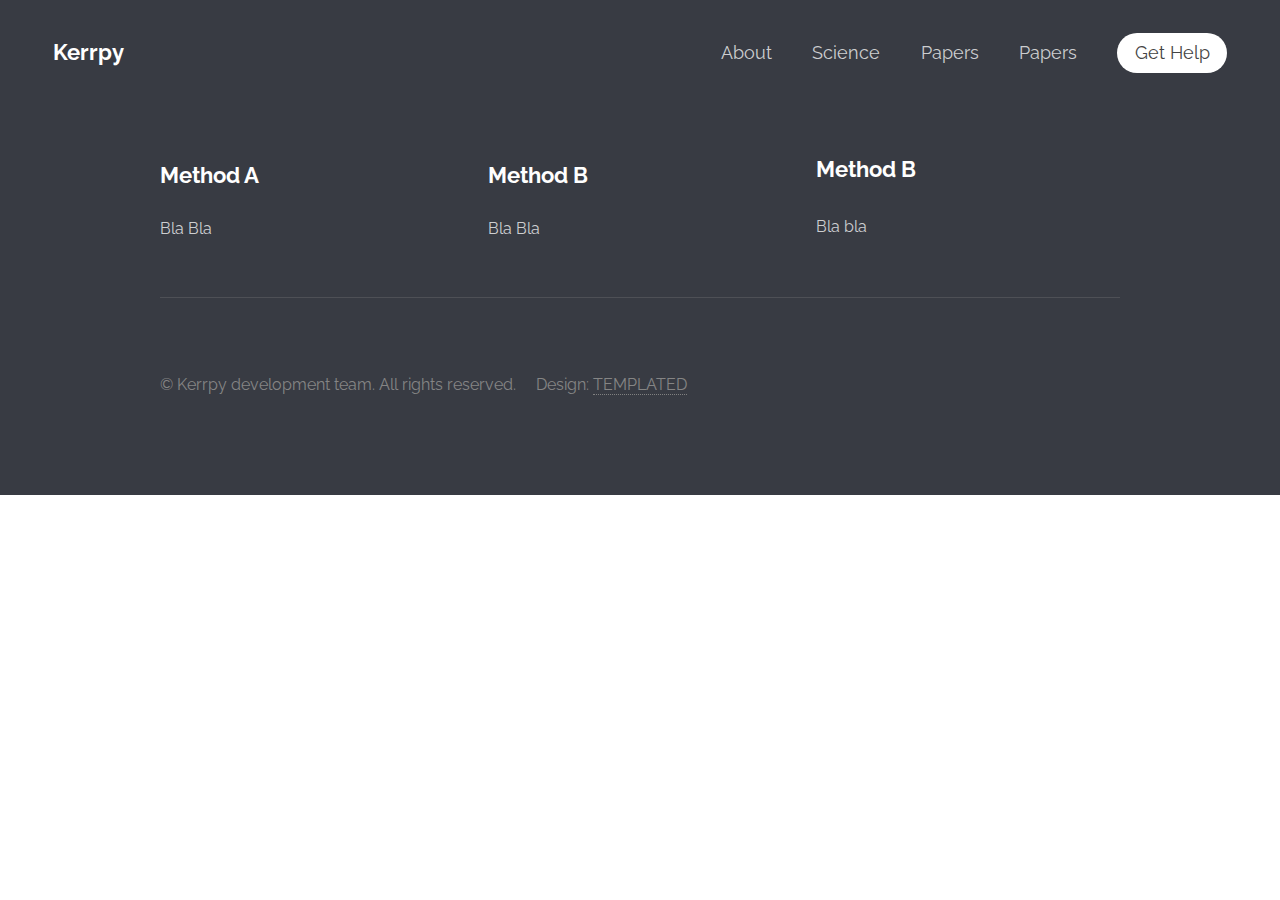
<file: help.html>
<!DOCTYPE html>
<!--
	Transit by TEMPLATED
	templated.co @templatedco
	Released for free under the Creative Commons Attribution 3.0 license (templated.co/license)
-->
<html lang="en">
  <head>
    <meta charset="UTF-8">
    <title>Kerrpy: Getting Help</title>
    <meta http-equiv="content-type" content="text/html; charset=utf-8" />
    <meta name="description" content="" />
    <meta name="keywords" content="" />
    <!--[if lte IE 8]><script src="js/html5shiv.js"></script><![endif]-->
    <script src="js/jquery.min.js"></script>
    <script src="js/skel.min.js"></script>
    <script src="js/skel-layers.min.js"></script>
    <script src="js/init.js"></script>
    <noscript>
      <link rel="stylesheet" href="css/skel.css" />
      <link rel="stylesheet" href="css/style.css" />
      <link rel="stylesheet" href="css/style-xlarge.css" />
    </noscript>
  </head>
  <body>

    <!-- Header -->
    <header id="header">
      <h1><a href="index.html">Kerrpy</a></h1>
      <nav id="nav">
	<ul>
	  <li><a href="about.html">About</a></li>
	  <li><a href="science.html">Science</a></li>
	  <li><a href="papers.html">Papers</a></li>
	  <li><a href="who.html">Papers</a></li>
	  <li><a href="help.html" class="button special">Get Help</a></li>
	</ul>
      </nav>
    </header>

    <!-- Footer -->
    <footer id="footer">
      <div class="container">
	<section class="links">
	  <div class="row">
	    <section class="4u 12u$(small)">
	      <ul class="unstyled">
		<li><h3>Method A</h3></li>
		<li>Bla Bla</li>
	      </ul>
	    </section>
	    
	    <section class="4u 12u$(small)">
	      <ul class="unstyled">
		<li><h3>Method B</h3></li>
		<li>Bla Bla </li>
	      </ul>
	    </section>

	    <section class="4u 12u$(small)">
	      <h3>Method B</h3>
	      <ul class="unstyled">
		<li>Bla bla</li>
	      </ul>
	    </section>
	  </div>
	</section>
	<div class="row">
	  <div class="8u 12u$(medium)">
	    <ul class="copyright">
	      <li>&copy; Kerrpy development team. All rights reserved.</li>
	      <li>Design: <a href="http://templated.co">TEMPLATED</a></li>
	    </ul>
	  </div>
	</div>
      </div>
    </footer>

  </body>
</html>
</file>
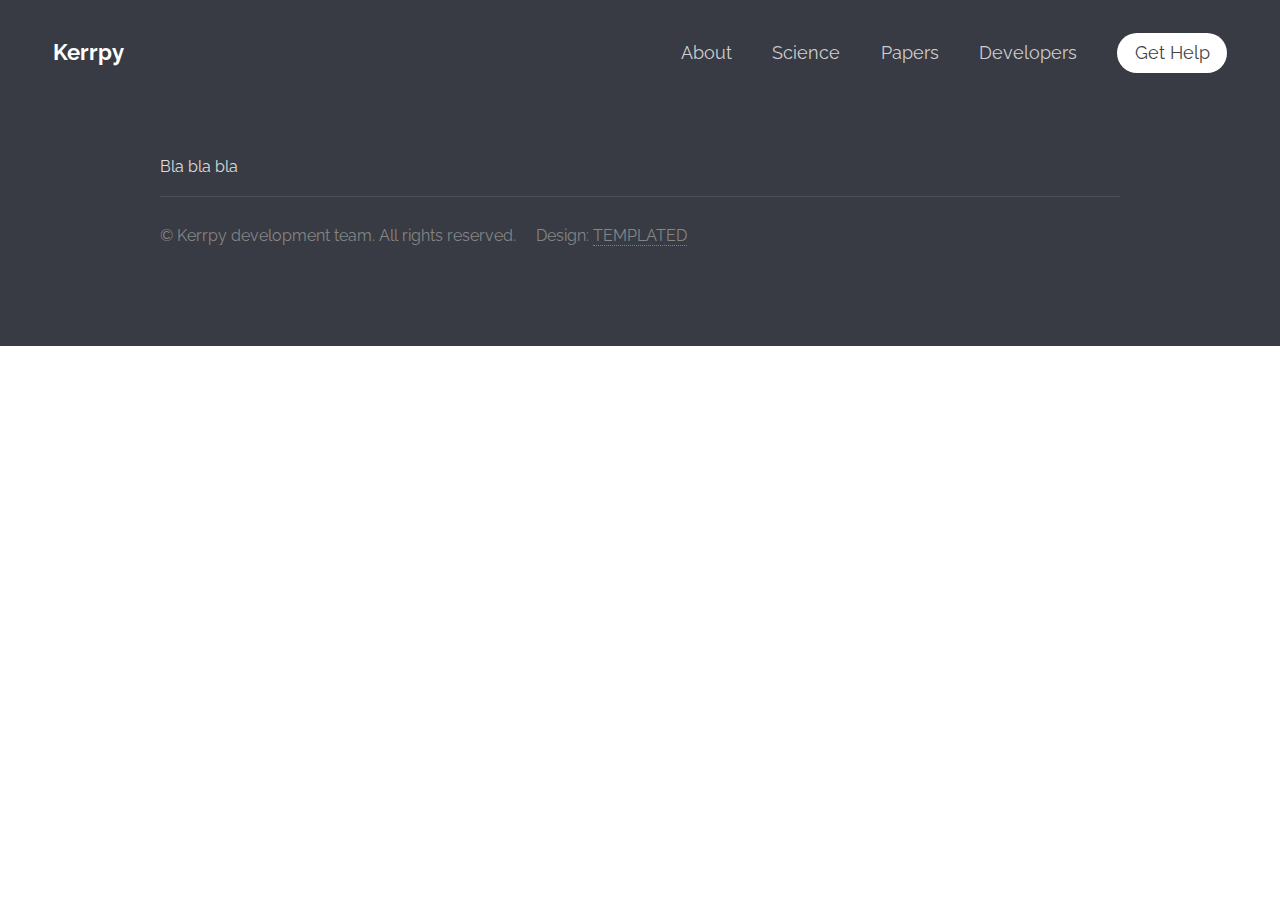
<file: papers.html>
<!DOCTYPE html>
<!--
	Transit by TEMPLATED
	templated.co @templatedco
	Released for free under the Creative Commons Attribution 3.0 license (templated.co/license)
-->
<html lang="en">
  <head>
    <meta charset="UTF-8">
    <title>Kerrpy: papers</title>
    <meta http-equiv="content-type" content="text/html; charset=utf-8" />
    <meta name="description" content="" />
    <meta name="keywords" content="" />
    <!--[if lte IE 8]><script src="js/html5shiv.js"></script><![endif]-->
    <script src="js/jquery.min.js"></script>
    <script src="js/skel.min.js"></script>
    <script src="js/skel-layers.min.js"></script>
    <script src="js/init.js"></script>
    <noscript>
      <link rel="stylesheet" href="css/skel.css" />
      <link rel="stylesheet" href="css/style.css" />
      <link rel="stylesheet" href="css/style-xlarge.css" />
    </noscript>
  </head>
  <body>

    <!-- Header -->
    <header id="header">
      <h1><a href="index.html">Kerrpy</a></h1>
      <nav id="nav">
	<ul>
	  <li><a href="about.html">About</a></li>
	  <li><a href="science.html">Science</a></li>
	  <li><a href="papers.html">Papers</a></li>
	  <li><a href="who.html">Developers</a></li>
	  <li><a href="help.html" class="button special">Get Help</a></li>
	</ul>
      </nav>
    </header>

    <!-- Main -->
    <!--<section id="main" class="wrapper">-->
      <!--<div class="container">-->

	<!--<div class="row">-->
	  <!--<div id="sidebar" class="4u 12u$(small)">-->
	    <!--<section>-->
	      <!--<ul class="unstyled">-->
		<!--<li><h3>acknowledging Castro</h3>-->
		  <!--If you find Castro useful for your-->
		  <!--research, please cite the original-->
		  <!--Castro paper <a href="http://adsabs.harvard.edu/cgi-bin/nph-bib_query?bibcode=2010ApJ...715.1221A&data_type=BIBTEX&db_key=AST&nocookieset=1">[bibtex]</a>.  If you are using the radiation capabilities, please-->
		  <!--cite the gray <a href="http://adsabs.harvard.edu/cgi-bin/nph-bib_query?bibcode=2011ApJS..196...20Z&data_type=BIBTEX&db_key=AST&nocookieset=1">[bibtex]</a> or multigroup <a href="http://adsabs.harvard.edu/cgi-bin/nph-bib_query?bibcode=2013ApJS..204....7Z&data_type=BIBTEX&db_key=AST&nocookieset=1">[bibtex]</a> papers.-->

		  <!--For AAS journals, please use the new-->
		  <!--<var>\software{}</var> tag to highlight your-->
		  <!--use of Castro.-->
		<!--</li>-->

		<!--<li><h3>papers citing Castro</h3>-->
		  <!--papers citing the Castro I paper:-->
		  <!--<a href="http://adsabs.harvard.edu/cgi-bin/nph-ref_query?bibcode=2010ApJ...715.1221A&amp;refs=CITATIONS&amp;db_key=AST">[ADS link]</a>-->
		<!--</li>-->
		<!---->
	      <!--</ul>-->
	    <!--</section>-->
	  <!--</div>-->

	  <!--<div class="8u$ 12u$(small) important(small)">-->
	    <!---->
	    <!--<header class='major'>-->
<!--<h3>algorithm</h3>-->
<!--</header>-->
<!--<div class='table-wrapper'>-->
  <!--<table>-->
<!--<td><td><a href='http://adsabs.harvard.edu/abs/2017arXiv171106203Z'>Meeting the Challenges of Modeling Astrophysical Thermonuclear Explosions: Castro, Maestro, and the AMReX Astrophysics Suite</a><br>-->
<!--Zingale, M., Almgren, A. S., Barrios Sazo, M. G., Beckner, V. E., Bell, J. B., Friesen, B., Jacobs, A. M., Katz, M. P., Malone, C. M., Nonaka, A. J., Willcox, D. E., &amp; Zhang, W. 2017, ArXiv e-prints</td></tr><td><td><a href='http://adsabs.harvard.edu/abs/2015ApJS..216...31Z'>On the Piecewise Parabolic Method for Compressible Flow With Stellar Equations of State</a><br>-->
<!--Zingale, M., &amp; Katz, M. P. 2015, ApJS, 216, p. 31</td></tr><td><td><a href='http://adsabs.harvard.edu/abs/2013A%26C.....3...70C'>Numerical approaches for multidimensional simulations of stellar explosions</a><br>-->
<!--Chen, K.-J., Heger, A., &amp; Almgren, A. S. 2013, Astronomy and Computing, 3, p. 70&ndash;78</td></tr><td><td><a href='http://adsabs.harvard.edu/abs/2013ApJS..204....7Z'>CASTRO: A New Compressible Astrophysical Solver. III. Multigroup Radiation Hydrodynamics</a><br>-->
<!--Zhang, W., Howell, L., Almgren, A., Burrows, A., Dolence, J., &amp; Bell, J. 2013, ApJS, 204, p. 7</td></tr><td><td><a href='http://adsabs.harvard.edu/abs/2012JPhCS.402a2024C'>Conservative Initial Mapping For Multidimensional Simulations of Stellar Explosions</a><br>-->
<!--Chen, K.-J., Heger, A., &amp; Almgren, A. 2012, in Journal of Physics Conference Series, 402, p. 012024</td></tr><td><td><a href='http://adsabs.harvard.edu/abs/2011ApJS..196...20Z'>CASTRO: A New Compressible Astrophysical Solver. II. Gray Radiation Hydrodynamics</a><br>-->
<!--Zhang, W., Howell, L., Almgren, A., Burrows, A., &amp; Bell, J. 2011, ApJS, 196, p. 20</td></tr><td><td><a href='http://adsabs.harvard.edu/abs/2010ApJ...715.1221A'>CASTRO: A New Compressible Astrophysical Solver. I. Hydrodynamics and Self-gravity</a><br>-->
<!--Almgren, A. S., Beckner, V. E., Bell, J. B., Day, M. S., Howell, L. H., Joggerst, C. C., Lijewski, M. J., Nonaka, A., Singer, M., &amp; Zingale, M. 2010, ApJ, 715, p. 1221&ndash;1238</td></tr><td><td><a href='http://adsabs.harvard.edu/abs/2010arXiv1008.2801A'>MAESTRO, CASTRO, and SEDONA &mdash; Petascale Codes for Astrophysical Applications</a><br>-->
<!--Almgren, A., Bell, J., Kasen, D., Lijewski, M., Nonaka, A., Nugent, P., Rendleman, C., Thomas, R., &amp; Zingale, M. 2010, ArXiv e-prints</td></tr>  </table>-->
<!--</div>-->
<!--<header class='major'>-->
<!--<h3>core-collapse supernovae</h3>-->
<!--</header>-->
<!--<div class='table-wrapper'>-->
  <!--<table>-->
<!--<td><td><a href='http://adsabs.harvard.edu/abs/2015ApJ...800...10D'>Two-dimensional Core-collapse Supernova Models with Multi-dimensional Transport</a><br>-->
<!--Dolence, J. C., Burrows, A., &amp; Zhang, W. 2015, ApJ, 800, p. 10</td></tr><td><td><a href='http://adsabs.harvard.edu/abs/2013ApJ...765..110D'>Dimensional Dependence of the Hydrodynamics of Core-collapse Supernovae</a><br>-->
<!--Dolence, J. C., Burrows, A., Murphy, J. W., &amp; Nordhaus, J. 2013, ApJ, 765, p. 110</td></tr><td><td><a href='http://adsabs.harvard.edu/abs/2013ApJ...769..109L'>Very Low Energy Supernovae from Neutrino Mass Loss</a><br>-->
<!--Lovegrove, E., &amp; Woosley, S. E. 2013, ApJ, 769, p. 109</td></tr><td><td><a href='http://adsabs.harvard.edu/abs/2013ApJ...771...52M'>The Dominance of Neutrino-driven Convection in Core-collapse Supernovae</a><br>-->
<!--Murphy, J. W., Dolence, J. C., &amp; Burrows, A. 2013, ApJ, 771, p. 52</td></tr><td><td><a href='http://adsabs.harvard.edu/abs/2012ApJ...759....5B'>An Investigation into the Character of Pre-explosion Core-collapse Supernova Shock Motion</a><br>-->
<!--Burrows, A., Dolence, J. C., &amp; Murphy, J. W. 2012, ApJ, 759, p. 5</td></tr><td><td><a href='http://adsabs.harvard.edu/abs/2012MNRAS.423.1805N'>The hydrodynamic origin of neutron star kicks</a><br>-->
<!--Nordhaus, J., Brandt, T. D., Burrows, A., &amp; Almgren, A. 2012, MNRAS, 423, p. 1805&ndash;1812</td></tr><td><td><a href='http://adsabs.harvard.edu/abs/2011CoPhC.182.1764B'>The potential role of spatial dimension in the neutrino-driving mechanism of core-collapse supernova explosions</a><br>-->
<!--Burrows, A., Nordhaus, J., Almgren, A., &amp; Bell, J. 2011, Computer Physics Communications, 182, p. 1764&ndash;1766</td></tr><td><td><a href='http://adsabs.harvard.edu/abs/2011ApJ...732...57R'>Induced Rotation in Three-dimensional Simulations of Core-collapse Supernovae: Implications for Pulsar Spins</a><br>-->
<!--Rantsiou, E., Burrows, A., Nordhaus, J., &amp; Almgren, A. 2011, ApJ, 732, p. 57</td></tr><td><td><a href='http://adsabs.harvard.edu/abs/2010ApJ...720..694N'>Dimension as a Key to the Neutrino Mechanism of Core-collapse Supernova Explosions</a><br>-->
<!--Nordhaus, J., Burrows, A., Almgren, A., &amp; Bell, J. 2010, ApJ, 720, p. 694&ndash;703</td></tr><td><td><a href='http://adsabs.harvard.edu/abs/2010ApJ...723..353J'>Three-dimensional Simulations of Rayleigh-Taylor Mixing in Core-collapse Supernovae with Castro</a><br>-->
<!--Joggerst, C. C., Almgren, A., &amp; Woosley, S. E. 2010, ApJ, 723, p. 353&ndash;363</td></tr>  </table>-->
<!--</div>-->
<!--<header class='major'>-->
<!--<h3>low-energy supernovae</h3>-->
<!--</header>-->
<!--<div class='table-wrapper'>-->
  <!--<table>-->
<!--<td><td><a href='http://adsabs.harvard.edu/abs/2017ApJ...845..103L'>Very Low-energy Supernovae: Light Curves and Spectra of Shock Breakout</a><br>-->
<!--Lovegrove, E., Woosley, S. E., &amp; Zhang, W. 2017, ApJ, 845, p. 103</td></tr>  </table>-->
<!--</div>-->
<!--<header class='major'>-->
<!--<h3>magnetar supernovae</h3>-->
<!--</header>-->
<!--<div class='table-wrapper'>-->
  <!--<table>-->
<!--<td><td><a href='http://adsabs.harvard.edu/abs/2017JPhCS.837a2006C'>Fluid Instabilities of Magnetar-Powered Supernovae</a><br>-->
<!--Chen, K.-J. 2017, in Journal of Physics Conference Series, 837, p. 012006</td></tr><td><td><a href='http://adsabs.harvard.edu/abs/2017ApJ...839...85C'>Magnetar-powered Supernovae in Two Dimensions. II. Broad-line Supernovae Ic</a><br>-->
<!--Chen, K.-J., Moriya, T. J., Woosley, S., Sukhbold, T., Whalen, D. J., Suwa, Y., &amp; Bromm, V. 2017, ApJ, 839, p. 85</td></tr><td><td><a href='http://adsabs.harvard.edu/abs/2016ApJ...832...73C'>Magnetar-Powered Supernovae in Two Dimensions. I. Superluminous Supernovae</a><br>-->
<!--Chen, K.-J., Woosley, S. E., &amp; Sukhbold, T. 2016, ApJ, 832, p. 73</td></tr>  </table>-->
<!--</div>-->
<!--<header class='major'>-->
<!--<h3>pop III supernovae</h3>-->
<!--</header>-->
<!--<div class='table-wrapper'>-->
  <!--<table>-->
<!--<td><td><a href='http://adsabs.harvard.edu/abs/2017MNRAS.467.4731C'>Low-energy Population III supernovae and the origin of extremely metal-poor stars</a><br>-->
<!--Chen, K.-J., Heger, A., Whalen, D. J., Moriya, T. J., Bromm, V., &amp; Woosley, S. E. 2017, MNRAS, 467, p. 4731&ndash;4738</td></tr><td><td><a href='http://adsabs.harvard.edu/abs/2017ApJ...844..111C'>How the First Stars Regulated Star Formation. II. Enrichment by Nearby Supernovae</a><br>-->
<!--Chen, K.-J., Whalen, D. J., Wollenberg, K. M. J., Glover, S. C. O., &amp; Klessen, R. S. 2017, ApJ, 844, p. 111</td></tr><td><td><a href='http://adsabs.harvard.edu/abs/2015ASPC..498...47C'>Pair-Instability Supernovae of Non-Zero Metallicity Stars</a><br>-->
<!--Chen, K.-J., Heger, A., Woosley, S., Almgren, A., &amp; Whalen, D. J. 2015, in Numerical Modeling of Space Plasma Flows ASTRONUM-2014, ed. Pogorelov, N. V., Audit, E., &amp; Zank, G. P., 498, p. 47</td></tr><td><td><a href='http://adsabs.harvard.edu/abs/2015MPLA...3030002C'>Pair-instability supernovae of fast rotating stars</a><br>-->
<!--Chen, K.-J. 2015, Modern Physics Letters A, 30, p. 1530002</td></tr><td><td><a href='http://adsabs.harvard.edu/abs/2014ApJ...792...44C'>Pair Instability Supernovae of Very Massive Population III Stars</a><br>-->
<!--Chen, K.-J., Heger, A., Woosley, S., Almgren, A., &amp; Whalen, D. J. 2014, ApJ, 792, p. 44</td></tr><td><td><a href='http://adsabs.harvard.edu/abs/2014ApJ...792...28C'>Two-dimensional Simulations of Pulsational Pair-instability Supernovae</a><br>-->
<!--Chen, K.-J., Woosley, S., Heger, A., Almgren, A., &amp; Whalen, D. J. 2014, ApJ, 792, p. 28</td></tr><td><td><a href='http://adsabs.harvard.edu/abs/2014IJMPD..2330008C'>Supernovae at the cosmic dawn</a><br>-->
<!--Chen, K.-J. 2014, International Journal of Modern Physics D, 23, p. 1430008</td></tr><td><td><a href='http://adsabs.harvard.edu/abs/2014ApJ...797....9W'>Pair-instability Supernovae in the Local Universe</a><br>-->
<!--Whalen, D. J., Smidt, J., Heger, A., Hirschi, R., Yusof, N., Even, W., Fryer, C. L., Stiavelli, M., Chen, K.-J., &amp; Joggerst, C. C. 2014, ApJ, 797, p. 9</td></tr><td><td><a href='http://adsabs.harvard.edu/abs/2014ApJ...797...97S'>Population III Hypernovae</a><br>-->
<!--Smidt, J., Whalen, D. J., Wiggins, B. K., Even, W., Johnson, J. L., &amp; Fryer, C. L. 2014, ApJ, 797, p. 97</td></tr><td><td><a href='http://adsabs.harvard.edu/abs/2014ApJ...790..162C'>The General Relativistic Instability Supernova of a Supermassive Population III Star</a><br>-->
<!--Chen, K.-J., Heger, A., Woosley, S., Almgren, A., Whalen, D. J., &amp; Johnson, J. L. 2014, ApJ, 790, p. 162</td></tr><td><td><a href='http://adsabs.harvard.edu/abs/2013ApJ...778...17W'>Supermassive Population III Supernovae and the Birth of the First Quasars</a><br>-->
<!--Whalen, D. J., Even, W., Smidt, J., Heger, A., Chen, K.-J., Fryer, C. L., Stiavelli, M., Xu, H., &amp; Joggerst, C. C. 2013, ApJ, 778, p. 17</td></tr><td><td><a href='http://adsabs.harvard.edu/abs/2013ApJ...768...95W'>Finding the First Cosmic Explosions. II. Core-collapse Supernovae</a><br>-->
<!--Whalen, D. J., Joggerst, C. C., Fryer, C. L., Stiavelli, M., Heger, A., &amp; Holz, D. E. 2013, ApJ, 768, p. 95</td></tr><td><td><a href='http://adsabs.harvard.edu/abs/2013ApJ...768..195W'>Illuminating the Primeval Universe with Type IIn Supernovae</a><br>-->
<!--Whalen, D. J., Even, W., Lovekin, C. C., Fryer, C. L., Stiavelli, M., Roming, P. W. A., Cooke, J., Pritchard, T. A., Holz, D. E., &amp; Knight, C. 2013, ApJ, 768, p. 195</td></tr><td><td><a href='http://adsabs.harvard.edu/abs/2011CoPhC.182..254C'>Multidimensional simulations of pair-instability supernovae</a><br>-->
<!--Chen, K.-J., Heger, A., &amp; Almgren, A. S. 2011, Computer Physics Communications, 182, p. 254&ndash;256</td></tr><td><td><a href='http://adsabs.harvard.edu/abs/2011ApJ...728..129J'>The Early Evolution of Primordial Pair-instability Supernovae</a><br>-->
<!--Joggerst, C. C., &amp; Whalen, D. J. 2011, ApJ, 728, p. 129</td></tr><td><td><a href='http://adsabs.harvard.edu/abs/2010AIPC.1294..255C'>Two-Dimensional Simulations of Pair-Instability Supernovae</a><br>-->
<!--Chen, K.-J., Heger, A., &amp; Almgren, A. S. 2010, in American Institute of Physics Conference Series, ed. Whalen, D. J., Bromm, V., &amp; Yoshida, N., 1294, p. 255&ndash;256</td></tr><td><td><a href='http://adsabs.harvard.edu/abs/2010ApJ...709...11J'>The Nucleosynthetic Imprint of 15-40 M $_{sun}$ Primordial Supernovae on Metal-Poor Stars</a><br>-->
<!--Joggerst, C. C., Almgren, A., Bell, J., Heger, A., Whalen, D., &amp; Woosley, S. E. 2010, ApJ, 709, p. 11&ndash;26</td></tr>  </table>-->
<!--</div>-->
<!--<header class='major'>-->
<!--<h3>Type Ia supernovae&mdash;Chandra model</h3>-->
<!--</header>-->
<!--<div class='table-wrapper'>-->
  <!--<table>-->
<!--<td><td><a href='http://adsabs.harvard.edu/abs/2014ApJ...782...11M'>The Deflagration Stage of Chandrasekhar Mass Models for Type Ia Supernovae. I. Early Evolution</a><br>-->
<!--Malone, C. M., Nonaka, A., Woosley, S. E., Almgren, A. S., Bell, J. B., Dong, S., &amp; Zingale, M. 2014, ApJ, 782, p. 11</td></tr><td><td><a href='http://adsabs.harvard.edu/abs/2013ApJ...771...58M'>Carbon Deflagration in Type Ia Supernova. I. Centrally Ignited Models</a><br>-->
<!--Ma, H., Woosley, S. E., Malone, C. M., Almgren, A., &amp; Bell, J. 2013, ApJ, 771, p. 58</td></tr><td><td><a href='http://adsabs.harvard.edu/abs/2011ApJ...738...94A'>Burning Thermals in Type Ia Supernovae</a><br>-->
<!--Aspden, A. J., Bell, J. B., Dong, S., &amp; Woosley, S. E. 2011, ApJ, 738, p. 94</td></tr>  </table>-->
<!--</div>-->
<!--<header class='major'>-->
<!--<h3>Type Ia supernovae&mdash;mergers and collisions</h3>-->
<!--</header>-->
<!--<div class='table-wrapper'>-->
  <!--<table>-->
<!--<td><td><a href='http://adsabs.harvard.edu/abs/2016ApJ...819...94K'>White Dwarf Mergers on Adaptive Meshes. I. Methodology and Code Verification</a><br>-->
<!--Katz, M. P., Zingale, M., Calder, A. C., Swesty, F. D., Almgren, A. S., &amp; Zhang, W. 2016, ApJ, 819, p. 94</td></tr><td><td><a href='http://adsabs.harvard.edu/abs/2014ApJ...788...75R'>Type Ia Supernovae from Merging White Dwarfs. II. Post-merger Detonations</a><br>-->
<!--Raskin, C., Kasen, D., Moll, R., Schwab, J., &amp; Woosley, S. 2014, ApJ, 788, p. 75</td></tr><td><td><a href='http://adsabs.harvard.edu/abs/2014ApJ...785..105M'>Type Ia Supernovae from Merging White Dwarfs. I. Prompt Detonations</a><br>-->
<!--Moll, R., Raskin, C., Kasen, D., &amp; Woosley, S. E. 2014, ApJ, 785, p. 105</td></tr>  </table>-->
<!--</div>-->
<!--<header class='major'>-->
<!--<h3>Type Ia supernovae&mdash;sub-Chandra model</h3>-->
<!--</header>-->
<!--<div class='table-wrapper'>-->
  <!--<table>-->
<!--<td><td><a href='http://adsabs.harvard.edu/abs/2013ApJ...774..137M'>Multi-dimensional Models for Double Detonation in Sub-Chandrasekhar Mass White Dwarfs</a><br>-->
<!--Moll, R., &amp; Woosley, S. E. 2013, ApJ, 774, p. 137</td></tr>  </table>-->
<!--</div>-->
<!--<header class='major'>-->
<!--<h3>V&amp;V</h3>-->
<!--</header>-->
<!--<div class='table-wrapper'>-->
  <!--<table>-->
<!--<td><td><a href='http://adsabs.harvard.edu/abs/2014JCoPh.275..154J'>Cross-code comparisons of mixing during the implosion of dense cylindrical and spherical shells</a><br>-->
<!--Joggerst, C. C., Nelson, A., Woodward, P., Lovekin, C., Masser, T., Fryer, C. L., Ramaprabhu, P., Francois, M., &amp; Rockefeller, G. 2014, Journal of Computational Physics, 275, p. 154&ndash;173</td></tr>  </table>-->
<!--</div>-->


	  <!--</div>-->
	<!--</div>-->
      <!--</div>-->
    <!--</section>-->

    <!-- Footer -->
    <footer id="footer">
      <div class="container">
	<section class="ack">
        Bla bla bla
	</section>
	<div class="row">
	  <div class="8u 12u$(medium)">
	    <ul class="copyright">
	      <li>&copy; Kerrpy development team. All rights reserved.</li>
	      <li>Design: <a href="http://templated.co">TEMPLATED</a></li>
	    </ul>
	  </div>
	</div>
      </div>
    </footer>

  </body>
</html>
</file>
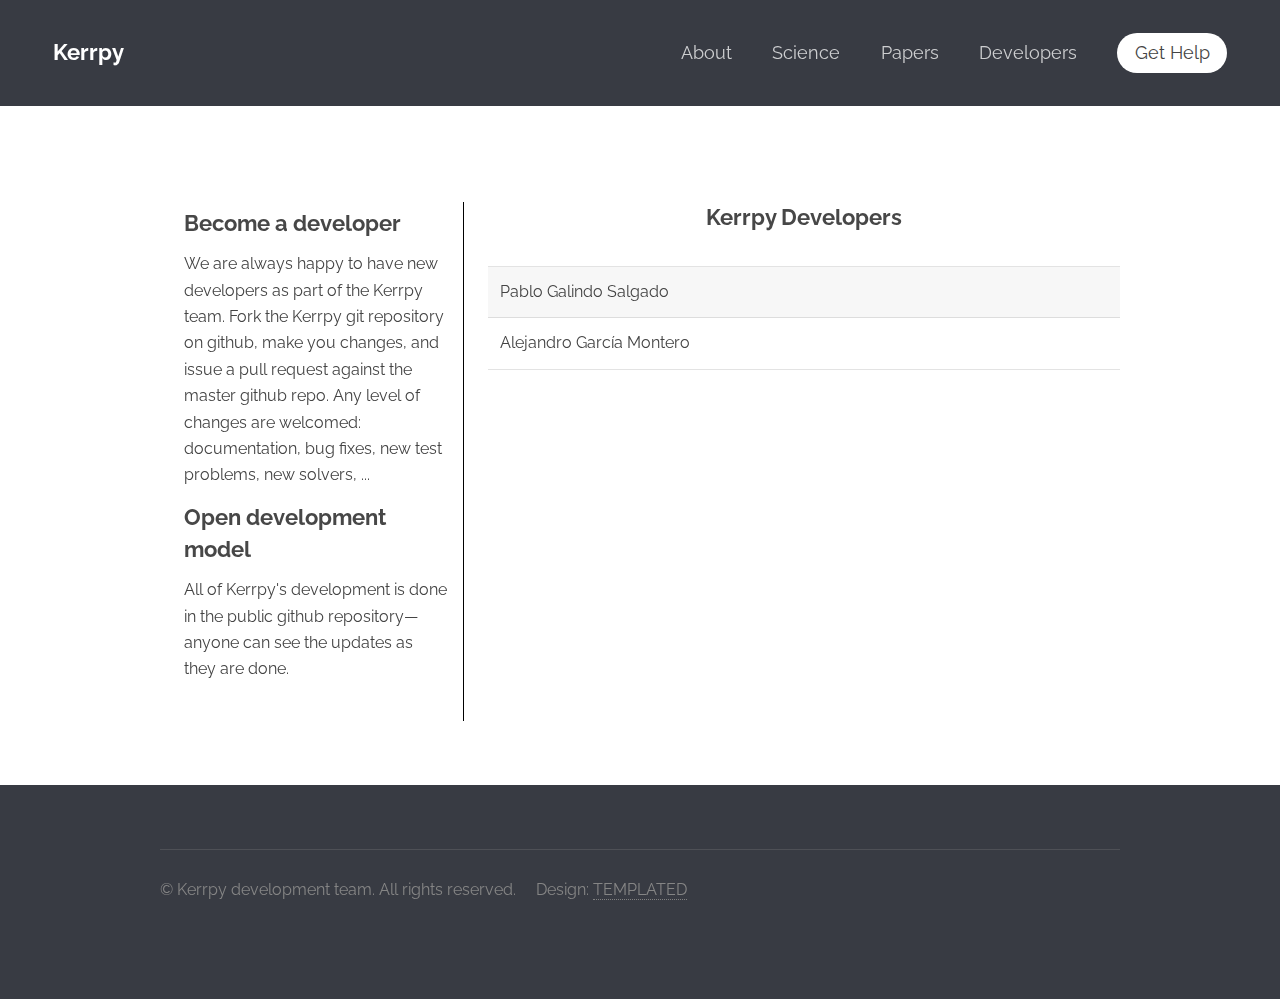
<file: who.html>
<!DOCTYPE html>
<!--
	Transit by TEMPLATED
	templated.co @templatedco
	Released for free under the Creative Commons Attribution 3.0 license (templated.co/license)
-->
<html lang="en">
  <head>
    <meta charset="UTF-8">
    <title>Kerrpy: Developers</title>
    <meta http-equiv="content-type" content="text/html; charset=utf-8" />
    <meta name="description" content="" />
    <meta name="keywords" content="" />
    <!--[if lte IE 8]><script src="js/html5shiv.js"></script><![endif]-->
    <script src="js/jquery.min.js"></script>
    <script src="js/skel.min.js"></script>
    <script src="js/skel-layers.min.js"></script>
    <script src="js/init.js"></script>
    <noscript>
      <link rel="stylesheet" href="css/skel.css" />
      <link rel="stylesheet" href="css/style.css" />
      <link rel="stylesheet" href="css/style-xlarge.css" />
    </noscript>
  </head>
  <body>

    <!-- Header -->
    <header id="header">
      <h1><a href="index.html">Kerrpy</a></h1>
      <nav id="nav">
	<ul>
	  <li><a href="about.html">About</a></li>
	  <li><a href="science.html">Science</a></li>
	  <li><a href="papers.html">Papers</a></li>
	  <li><a href="who.html">Developers</a></li>
	  <li><a href="help.html" class="button special">Get Help</a></li>
	</ul>
      </nav>
    </header>

    <!-- Main -->
    <section id="main" class="wrapper">
      <div class="container">

	<div class="row">
	  <div id="sidebar" class="4u 12u$(small)">
	    <section>
	      <ul class="unstyled">
		<li><h3>Become a developer</h3>
		  We are always happy to have new developers
		  as part of the Kerrpy team.  Fork the
		  Kerrpy git repository on github, make
		  you changes, and issue a pull request
		  against the master github repo.

		  Any level of changes are welcomed:
		  documentation, bug fixes, new test problems,
		  new solvers, ...
		</li>

		<li><h3>Open development model</h3>
		  All of Kerrpy's development is done
		  in the public github repository&mdash;anyone
		  can see the updates as they are done.</li>
	      </ul>
	    </section>
	  </div>

	  <div class="8u$ 12u$(small) important(small)">
	    
	    <header class="major">
	      <h3>Kerrpy Developers</h3>
	    </header>

	    <!-- <a href="#" class="image fit"><img src="images/pic07.jpg" alt="" /></a> -->

	    <div class="table-wrapper">
	      <table>
		<tr><td>Pablo Galindo Salgado</td></tr>
		<tr><td>Alejandro García Montero</td></tr>
	      </table>
	    </div>
	    
	  </div>
	</div>
      </div>
    </section>

    <!-- Footer -->
    <footer id="footer">
      <div class="container">
	<section class="ack">
        <!-- Fill me -->
	</section>
	<div class="row">
	  <div class="8u 12u$(medium)">
	    <ul class="copyright">
	      <li>&copy; Kerrpy development team. All rights reserved.</li>
	      <li>Design: <a href="http://templated.co">TEMPLATED</a></li>
	    </ul>
	  </div>
	</div>
      </div>
    </footer>

  </body>
</html>
</file>
<file: css/style-xlarge.css>
/*
	Transit by TEMPLATED
	templated.co @templatedco
	Released for free under the Creative Commons Attribution 3.0 license (templated.co/license)
*/

/* Basic */

	body, input, select, textarea {
		font-size: 12pt;
	}
</file>
<file: css/skel.css>
/* Resets (http://meyerweb.com/eric/tools/css/reset/ | v2.0 | 20110126 | License: none (public domain)) */

	html,body,div,span,applet,object,iframe,h1,h2,h3,h4,h5,h6,p,blockquote,pre,a,abbr,acronym,address,big,cite,code,del,dfn,em,img,ins,kbd,q,s,samp,small,strike,strong,sub,sup,tt,var,b,u,i,center,dl,dt,dd,ol,ul,li,fieldset,form,label,legend,table,caption,tbody,tfoot,thead,tr,th,td,article,aside,canvas,details,embed,figure,figcaption,footer,header,hgroup,menu,nav,output,ruby,section,summary,time,mark,audio,video{margin:0;padding:0;border:0;font-size:100%;font:inherit;vertical-align:baseline;}article,aside,details,figcaption,figure,footer,header,hgroup,menu,nav,section{display:block;}body{line-height:1;}ol,ul{list-style:none;}blockquote,q{quotes:none;}blockquote:before,blockquote:after,q:before,q:after{content:'';content:none;}table{border-collapse:collapse;border-spacing:0;}body{-webkit-text-size-adjust:none}

/* Box Model */

	*, *:before, *:after {
		-moz-box-sizing: border-box;
		-webkit-box-sizing: border-box;
		box-sizing: border-box;
	}

/* Container */

	.container {
		margin-left: auto;
		margin-right: auto;

		/* width: (containers) */
		width: 1200px;
	}

	/* Modifiers */

		/* 125% */
			.container.\31 25\25 {
				width: 100%;

				/* max-width: (containers * 1.25) */
				max-width: 1500px;

				/* min-width: (containers) */
				min-width: 1200px;
			}

		/* 75% */
			.container.\37 5\25 {

				/* width: (containers * 0.75) */
				width: 900px;

			}

		/* 50% */
			.container.\35 0\25 {

				/* width: (containers * 0.50) */
				width: 600px;

			}

		/* 25% */
			.container.\32 5\25 {

				/* width: (containers * 0.25) */
				width: 300px;

			}

/* Grid */

	.row {
		border-bottom: solid 1px transparent;
	}

	.row > * {
		float: left;
	}

	.row:after, .row:before {
		content: '';
		display: block;
		clear: both;
		height: 0;
	}

	.row.uniform > * > :first-child {
		margin-top: 0;
	}

	.row.uniform > * > :last-child {
		margin-bottom: 0;
	}

	/* Gutters */

		/* Normal */

			.row > * {
				/* padding: (gutters.horizontal) 0 0 (gutters.vertical) */
				padding: 0 0 0 2em;
			}

			.row {
				/* margin: -(gutters.horizontal) 0 -1px -(gutters.vertical) */
				margin: 0 0 -1px -2em;
			}

			.row.uniform > * {
				/* padding: (gutters.vertical) 0 0 (gutters.vertical) */
				padding: 2em 0 0 2em;
			}

			.row.uniform {
				/* margin: -(gutters.vertical) 0 -1px -(gutters.vertical) */
				margin: -2em 0 -1px -2em;
			}

		/* 200% */

			.row.\32 00\25 > * {
				/* padding: (gutters.horizontal) 0 0 (gutters.vertical) */
				padding: 0 0 0 4em;
			}

			.row.\32 00\25 {
				/* margin: -(gutters.horizontal) 0 -1px -(gutters.vertical) */
				margin: 0 0 -1px -4em;
			}

			.row.uniform.\32 00\25 > * {
				/* padding: (gutters.vertical) 0 0 (gutters.vertical) */
				padding: 4em 0 0 4em;
			}

			.row.uniform.\32 00\25 {
				/* margin: -(gutters.vertical) 0 -1px -(gutters.vertical) */
				margin: -4em 0 -1px -4em;
			}

		/* 150% */

			.row.\31 50\25 > * {
				/* padding: (gutters.horizontal) 0 0 (gutters.vertical) */
				padding: 0 0 0 1.5em;
			}

			.row.\31 50\25 {
				/* margin: -(gutters.horizontal) 0 -1px -(gutters.vertical) */
				margin: 0 0 -1px -1.5em;
			}

			.row.uniform.\31 50\25 > * {
				/* padding: (gutters.vertical) 0 0 (gutters.vertical) */
				padding: 1.5em 0 0 1.5em;
			}

			.row.uniform.\31 50\25 {
				/* margin: -(gutters.vertical) 0 -1px -(gutters.vertical) */
				margin: -1.5em 0 -1px -1.5em;
			}

		/* 50% */

			.row.\35 0\25 > * {
				/* padding: (gutters.horizontal) 0 0 (gutters.vertical) */
				padding: 0 0 0 1em;
			}

			.row.\35 0\25 {
				/* margin: -(gutters.horizontal) 0 -1px -(gutters.vertical) */
				margin: 0 0 -1px -1em;
			}

			.row.uniform.\35 0\25 > * {
				/* padding: (gutters.vertical) 0 0 (gutters.vertical) */
				padding: 1em 0 0 1em;
			}

			.row.uniform.\35 0\25 {
				/* margin: -(gutters.vertical) 0 -1px -(gutters.vertical) */
				margin: -1em 0 -1px -1em;
			}

		/* 25% */

			.row.\32 5\25 > * {
				/* padding: (gutters.horizontal) 0 0 (gutters.vertical) */
				padding: 0 0 0 0.5em;
			}

			.row.\32 5\25 {
				/* margin: -(gutters.horizontal) 0 -1px -(gutters.vertical) */
				margin: 0 0 -1px -0.5em;
			}

			.row.uniform.\32 5\25 > * {
				/* padding: (gutters.vertical) 0 0 (gutters.vertical) */
				padding: 0.5em 0 0 0.5em;
			}

			.row.uniform.\32 5\25 {
				/* margin: -(gutters.vertical) 0 -1px -(gutters.vertical) */
				margin: -0.5em 0 -1px -0.5em;
			}

		/* 0% */

			.row.\30 \25 > * {
				padding: 0;
			}

			.row.\30 \25 {
				margin: 0 0 -1px 0;
			}

	/* Cells */

		.\31 2u, .\31 2u\24 { width: 100%; clear: none; margin-left: 0; }
		.\31 1u, .\31 1u\24 { width: 91.6666666667%; clear: none; margin-left: 0; }
		.\31 0u, .\31 0u\24 { width: 83.3333333333%; clear: none; margin-left: 0; }
		.\39 u, .\39 u\24 { width: 75%; clear: none; margin-left: 0; }
		.\38 u, .\38 u\24 { width: 66.6666666667%; clear: none; margin-left: 0; }
		.\37 u, .\37 u\24 { width: 58.3333333333%; clear: none; margin-left: 0; }
		.\36 u, .\36 u\24 { width: 50%; clear: none; margin-left: 0; }
		.\35 u, .\35 u\24 { width: 41.6666666667%; clear: none; margin-left: 0; }
		.\34 u, .\34 u\24 { width: 33.3333333333%; clear: none; margin-left: 0; }
		.\33 u, .\33 u\24 { width: 25%; clear: none; margin-left: 0; }
		.\32 u, .\32 u\24 { width: 16.6666666667%; clear: none; margin-left: 0; }
		.\31 u, .\31 u\24 { width: 8.3333333333%; clear: none; margin-left: 0; }

		.\31 2u\24 + *,
		.\31 1u\24 + *,
		.\31 0u\24 + *,
		.\39 u\24 + *,
		.\38 u\24 + *,
		.\37 u\24 + *,
		.\36 u\24 + *,
		.\35 u\24 + *,
		.\34 u\24 + *,
		.\33 u\24 + *,
		.\32 u\24 + *,
		.\31 u\24 + * {
			clear: left;
		}

		.\-11u { margin-left: 91.6666666667% }
		.\-10u { margin-left: 83.3333333333% }
		.\-9u { margin-left: 75% }
		.\-8u { margin-left: 66.6666666667% }
		.\-7u { margin-left: 58.3333333333% }
		.\-6u { margin-left: 50% }
		.\-5u { margin-left: 41.6666666667% }
		.\-4u { margin-left: 33.3333333333% }
		.\-3u { margin-left: 25% }
		.\-2u { margin-left: 16.6666666667% }
		.\-1u { margin-left: 8.3333333333% }
</file>
<file: css/style.css>
@charset "UTF-8";
@import url(font-awesome.min.css);
@import url(https://fonts.googleapis.com/css?family=Raleway:700,400);

/*
	Transit by TEMPLATED
	templated.co @templatedco
	Released for free under the Creative Commons Attribution 3.0 license (templated.co/license)
*/

/* Basic */

body {
    background: #fff;
}

body.is-loading *, body.is-loading *:before, body.is-loading *:after {
						 -moz-animation: none !important;
						 -webkit-animation: none !important;
						 -o-animation: none !important;
						 -ms-animation: none !important;
						 animation: none !important;
						 -moz-transition: none !important;
						 -webkit-transition: none !important;
						 -o-transition: none !important;
						 -ms-transition: none !important;
						 transition: none !important;
					     }

body, input, select, textarea {
    color: #444;
    font-family: "Raleway", Helvetica, sans-serif;
    font-size: 13pt;
    font-weight: 400;
    line-height: 1.65em;
}

a {
    color: #383b43;
    border-bottom: 1px gray dotted;
    text-decoration: none;
}

a:active, a:hover {
    text-decoration: underline;
    border-bottom: none;
    color: blue;
}

strong, b {
    color: #474747;
    font-weight: 700;
}

em, i {
    font-style: italic;
}

p {
    margin: 0 0 2em 0;
}

h1, h2, h3, h4, h5, h6 {
    color: #474747;
    font-weight: 700;
    line-height: 1em;
    margin: 0 0 1em 0;
}

h1 a, h2 a, h3 a, h4 a, h5 a, h6 a {
    color: inherit;
    text-decoration: none;
}

h2 {
    font-size: 1.75em;
    line-height: 1.5em;
}

h3 {
    font-size: 1.35em;
    line-height: 1.5em;
}

h4 {
    font-size: 1.1em;
    line-height: 1.5em;
}

h5 {
    font-size: 0.9em;
    line-height: 1.5em;
}

h6 {
    font-size: 0.7em;
    line-height: 1.5em;
}

sub {
    font-size: 0.8em;
    position: relative;
    top: 0.5em;
}

sup {
    font-size: 0.8em;
    position: relative;
    top: -0.5em;
}

hr {
    border: 0;
    border-bottom: solid 1px rgba(144, 144, 144, 0.25);
    margin: 2em 0;
}

hr.major {
    margin: 3em 0;
}

blockquote {
    border-left: solid 4px rgba(144, 144, 144, 0.25);
    font-style: italic;
    margin: 0 0 2em 0;
    padding: 0.5em 0 0.5em 2em;
}

var {
    font-family: "Courier New", monospace;
    font-size: 1.0em;
}

code {
    background: rgba(144, 144, 144, 0.075);
    border-radius: 4px;
    border: solid 1px rgba(144, 144, 144, 0.25);
    font-family: "Courier New", monospace;
    font-size: 0.9em;
    margin: 0 0.25em;
    padding: 0.25em 0.65em;
}

pre {
    -webkit-overflow-scrolling: touch;
    font-family: "Courier New", monospace;
    font-size: 0.95em;
    margin: 0 0 2em 0;
}

pre code {
    display: block;
    line-height: 1.75em;
    padding: 1em 1.5em;
    overflow-x: auto;
}

.align-left {
    text-align: left;
}

.align-center {
    text-align: center;
}

.align-right {
    text-align: right;
}

/* Section/Article */

section.special, article.special {
    text-align: center;
}

header p {
    color: #858585;
    position: relative;
    margin: 0 0 1.5em 0;
}

header h2 + p {
    font-size: 1.25em;
    margin-top: -1em;
    line-height: 1.5em;
}

header h3 + p {
    font-size: 1.1em;
    margin-top: -0.8em;
    line-height: 1.5em;
}

header h4 + p,
header h5 + p,
header h6 + p {
    font-size: 0.9em;
    margin-top: -0.6em;
    line-height: 1.5em;
}

header.major {
    text-align: center;
    margin-bottom: 2em;
}

header.major h2 {
    font-size: 2.5em;
    margin-bottom: 0.5em;
}


header.major p {
    font-size: 1.25em;
}

/* Form */

form {
    margin: 0 0 2em 0;
}

label {
    color: #474747;
    display: block;
    font-size: 0.9em;
    font-weight: 700;
    margin: 0 0 1em 0;
}

input[type="text"],
input[type="password"],
input[type="email"],
select,
textarea {
    -moz-appearance: none;
    -webkit-appearance: none;
    -o-appearance: none;
    -ms-appearance: none;
    appearance: none;
    background: rgba(144, 144, 144, 0.075);
    border-radius: 4px;
    border: none;
    color: inherit;
    display: block;
    outline: 0;
    padding: 0 1em;
    text-decoration: none;
    width: 100%;
}

input[type="text"]:invalid,
input[type="password"]:invalid,
input[type="email"]:invalid,
select:invalid,
textarea:invalid {
    box-shadow: none;
}

input[type="text"]:focus,
input[type="password"]:focus,
input[type="email"]:focus,
select:focus,
textarea:focus {
    border-color: #383b43;
    box-shadow: 0 0 0 1px #383b43;
}

.select-wrapper {
    text-decoration: none;
    display: block;
    position: relative;
}

.select-wrapper:before {
    content: "";
    -moz-osx-font-smoothing: grayscale;
    -webkit-font-smoothing: antialiased;
    font-family: FontAwesome;
    font-style: normal;
    font-weight: normal;
    text-transform: none !important;
}

.select-wrapper:before {
    color: rgba(144, 144, 144, 0.25);
    display: block;
    height: 2.75em;
    line-height: 2.75em;
    pointer-events: none;
    position: absolute;
    right: 0;
    text-align: center;
    top: 0;
    width: 2.75em;
}

.select-wrapper select::-ms-expand {
    display: none;
}

input[type="text"],
input[type="password"],
input[type="email"],
select {
    height: 2.75em;
}

textarea {
    padding: 0.75em 1em;
}

input[type="checkbox"],
input[type="radio"] {
    -moz-appearance: none;
    -webkit-appearance: none;
    -o-appearance: none;
    -ms-appearance: none;
    appearance: none;
    display: block;
    float: left;
    margin-right: -2em;
    opacity: 0;
    width: 1em;
    z-index: -1;
}

input[type="checkbox"] + label,
input[type="radio"] + label {
    text-decoration: none;
    color: #444;
    cursor: pointer;
    display: inline-block;
    font-size: 1em;
    font-weight: 400;
    padding-left: 2.4em;
    padding-right: 0.75em;
    position: relative;
}

input[type="checkbox"] + label:before,
input[type="radio"] + label:before {
    -moz-osx-font-smoothing: grayscale;
    -webkit-font-smoothing: antialiased;
    font-family: FontAwesome;
    font-style: normal;
    font-weight: normal;
    text-transform: none !important;
}

input[type="checkbox"] + label:before,
input[type="radio"] + label:before {
    background: rgba(144, 144, 144, 0.075);
    border-radius: 4px;
    border: solid 1px rgba(144, 144, 144, 0.25);
    content: '';
    display: inline-block;
    height: 1.65em;
    left: 0;
    line-height: 1.58125em;
    position: absolute;
    text-align: center;
    top: 0;
    width: 1.65em;
}

input[type="checkbox"]:checked + label:before,
input[type="radio"]:checked + label:before {
    background: #3cadd4;
    border-color: #3cadd4;
    color: #ffffff;
    content: '\f00c';
}

input[type="checkbox"]:focus + label:before,
input[type="radio"]:focus + label:before {
    border-color: #383b43;
    box-shadow: 0 0 0 1px #383b43;
}

input[type="checkbox"] + label:before {
    border-radius: 4px;
}

input[type="radio"] + label:before {
    border-radius: 100%;
}

::-webkit-input-placeholder {
    color: #858585 !important;
    opacity: 1.0;
}

:-moz-placeholder {
    color: #858585 !important;
    opacity: 1.0;
}

::-moz-placeholder {
    color: #858585 !important;
    opacity: 1.0;
}

:-ms-input-placeholder {
    color: #858585 !important;
    opacity: 1.0;
}

.formerize-placeholder {
    color: #858585 !important;
    opacity: 1.0;
}

/* Box */

.box {
    border-radius: 4px;
    border: solid 1px rgba(144, 144, 144, 0.25);
    margin-bottom: 2em;
    padding: 1.5em;
}

.box > :last-child,
.box > :last-child > :last-child,
.box > :last-child > :last-child > :last-child {
    margin-bottom: 0;
}

.box.alt {
    border: 0;
    border-radius: 0;
    padding: 0;
}

/* Icon */

.icon {
    text-decoration: none;
    border-bottom: none;
    position: relative;
}

.icon:before {
    -moz-osx-font-smoothing: grayscale;
    -webkit-font-smoothing: antialiased;
    font-family: FontAwesome;
    font-style: normal;
    font-weight: normal;
    text-transform: none !important;
}

.icon:active, .icon:hover {
		  text-decoration: none;
	      }

.icon > .label {
    display: none;
}

.icon.rounded {
    background-color: #383b43;
    border-radius: 100%;
    color: #ffffff;
    display: inline-block;
    height: 3.25em;
    line-height: 3.25em;
    text-align: center;
    width: 3.25em;
}

.icon.rounded.big {
    font-size: 2.5em;
    margin-bottom: 0.5em;
}

.icon.rounded.color1 {
    background-color: #3cadd4;
}

.icon.rounded.color2 {
    background-color: #3c61d4;
}

.icon.rounded.color3 {
    background-color: #633cd4;
}

.icon.rounded.color4 {
    background-color: #af3cd4;
}

.icon.rounded.color5 {
    background-color: #d43cad;
}

.icon.rounded.color6 {
    background-color: #d43c61;
}

.icon.rounded.color7 {
    background-color: #d4633c;
}

.icon.rounded.color8 {
    background-color: #d4af3c;
}

.icon.rounded.color9 {
    background-color: #add43c;
}

.icon.rounded.color10 {
    background-color: #61d43c;
}

.icon.rounded.fa-twitter {
    background-color: #2daae4;
}

.icon.rounded.fa-facebook {
    background-color: #39599f;
}

.icon.rounded.fa-google-plus {
    background-color: #c91e1f;
}

.icon.rounded.fa-dribbble {
    background-color: #c4376b;
}

.icon.rounded.fa-tumblr, .icon.rounded.fa-linkedin {
    background-color: #31516a;
}

.icon.rounded.fa-rss {
    background-color: #f2600b;
}

/* Image */

.image {
    border-radius: 4px;
    border: 0;
    display: inline-block;
    position: relative;
}

.image img {
    border-radius: 4px;
    display: block;
}

.image.left {
    float: left;
    padding: 0 1.5em 1em 0;
    top: 0.25em;
}

.image.right {
    float: right;
    padding: 0 0 1em 1.5em;
    top: 0.25em;
}

.image.left, .image.right {
    max-width: 40%;
}

.image.left img, .image.right img {
    width: 100%;
}

.image.fit {
    display: block;
    margin: 0 0 2em 0;
    width: 100%;
}

.image.fit img {
    width: 100%;
}


/* see https://css-tricks.com/NetMag/FluidWidthVideo/Article-FluidWidthVideo.php */
.h_iframe_fourthree {position: relative; width: 100%; padding-bottom: 75%;}
.video {position: absolute; top:0;left:0;width:100%; height:100%;}

.h_iframe_sixteennine {position: relative; width: 100%; padding-bottom: 56.25%;}


/* List */

ol {
    list-style: decimal;
    margin: 0 0 2em 0;
    padding-left: 1.25em;
}

ol li {
    padding-left: 0.25em;
}

ul {
    list-style: disc;
    margin: 0 0 2em 0;
    padding-left: 1em;
}

ul li {
    padding-left: 0.5em;
}

ul.alt {
    list-style: none;
    padding-left: 0;
}

ul.alt li {
    /* border-top: solid 1px rgba(144, 144, 144, 0.25); */
    padding: 0.25em 0;
}

ul.alt li:first-child {
    border-top: 0;
    padding-top: 0;
}

ul.unstyled {
    list-style: none;
    padding-left: 0;
}

ul.unstyled li {
    padding: 0.4em 0;
}

ul.unstyled h3 {
    margin-bottom: 0.5em;
}

ul.icons {
    cursor: default;
    list-style: none;
    padding-left: 0;
}

ul.icons li {
    display: inline-block;
    padding: 0 1em 0 0;
}

ul.icons li:last-child {
    padding-right: 0;
}

ul.icons li .icon:before {
    font-size: 2em;
}

ul.actions {
    cursor: default;
    list-style: none;
    padding-left: 0;
}

ul.actions li {
    display: inline-block;
    padding: 0 1em 0 0;
    vertical-align: middle;
}

ul.actions li:last-child {
    padding-right: 0;
}

ul.actions.small li {
    padding: 0 0.5em 0 0;
}

ul.actions.vertical li {
    display: block;
    padding: 1em 0 0 0;
}

ul.actions.vertical li:first-child {
    padding-top: 0;
}

ul.actions.vertical li > * {
    margin-bottom: 0;
}

ul.actions.vertical.small li {
    padding: 0.5em 0 0 0;
}

ul.actions.vertical.small li:first-child {
    padding-top: 0;
}

ul.actions.fit {
    display: table;
    margin-left: -1em;
    padding: 0;
    table-layout: fixed;
    width: calc(100% + 1em);
}

ul.actions.fit li {
    display: table-cell;
    padding: 0 0 0 1em;
}

ul.actions.fit li > * {
    margin-bottom: 0;
}

ul.actions.fit.small {
    margin-left: -0.5em;
    width: calc(100% + 0.5em);
}

ul.actions.fit.small li {
    padding: 0 0 0 0.5em;
}

dl {
    margin: 0 0 2em 0;
}

/* Table */

.table-wrapper {
    -webkit-overflow-scrolling: touch;
    overflow-x: auto;
}

table {
    margin: 0 0 2em 0;
    width: 100%;
}

table tbody tr {
    border: solid 1px rgba(144, 144, 144, 0.25);
    border-left: 0;
    border-right: 0;
}

table tbody tr:nth-child(2n + 1) {
    background-color: rgba(144, 144, 144, 0.075);
}

table td {
    padding: 0.75em 0.75em;
}

table th {
    color: #474747;
    font-size: 0.9em;
    font-weight: 700;
    padding: 0 0.75em 0.75em 0.75em;
    text-align: left;
}

table thead {
    border-bottom: solid 2px rgba(144, 144, 144, 0.25);
}

table tfoot {
    border-top: solid 2px rgba(144, 144, 144, 0.25);
}

table.alt {
    border-collapse: separate;
}

table.alt tbody tr td {
    border: solid 1px rgba(144, 144, 144, 0.25);
    border-left-width: 0;
    border-top-width: 0;
}

table.alt tbody tr td:first-child {
    border-left-width: 1px;
}

table.alt tbody tr:first-child td {
    border-top-width: 1px;
}

table.alt thead {
    border-bottom: 0;
}

table.alt tfoot {
    border-top: 0;
}

/* Button */

input[type="submit"],
input[type="reset"],
input[type="button"],
.button {
    -moz-appearance: none;
    -webkit-appearance: none;
    -o-appearance: none;
    -ms-appearance: none;
    appearance: none;
    -moz-transition: background-color 0.2s ease-in-out, color 0.2s ease-in-out;
    -webkit-transition: background-color 0.2s ease-in-out, color 0.2s ease-in-out;
    -o-transition: background-color 0.2s ease-in-out, color 0.2s ease-in-out;
    -ms-transition: background-color 0.2s ease-in-out, color 0.2s ease-in-out;
    transition: background-color 0.2s ease-in-out, color 0.2s ease-in-out;
    background-color: #3cadd4;
    border-radius: 30px;
    border: 0;
    color: #ffffff !important;
    cursor: pointer;
    display: inline-block;
    font-weight: 400;
    height: 2.85em;
    line-height: 2.95em;
    padding: 0 2em;
    text-align: center;
    text-decoration: none;
    white-space: nowrap;
}

input[type="submit"]:hover,
input[type="reset"]:hover,
input[type="button"]:hover,
.button:hover {
    background-color: #51b6d9;
    text-decoration: none;
}

input[type="submit"]:active,
input[type="reset"]:active,
input[type="button"]:active,
.button:active {
    background-color: #2da2ca;
    text-decoration: none;
}

input[type="submit"].icon,
input[type="reset"].icon,
input[type="button"].icon,
.button.icon {
    padding-left: 1.35em;
}

input[type="submit"].icon:before,
input[type="reset"].icon:before,
input[type="button"].icon:before,
.button.icon:before {
    margin-right: 0.5em;
}

input[type="submit"].fit,
input[type="reset"].fit,
input[type="button"].fit,
.button.fit {
    display: block;
    margin: 0 0 1em 0;
    width: 100%;
}

input[type="submit"].small,
input[type="reset"].small,
input[type="button"].small,
.button.small {
    font-size: 0.8em;
}

input[type="submit"].big,
input[type="reset"].big,
input[type="button"].big,
.button.big {
    font-size: 1.35em;
}

input[type="submit"].alt,
input[type="reset"].alt,
input[type="button"].alt,
.button.alt {
    background-color: transparent;
    box-shadow: inset 0 0 0 2px rgba(144, 144, 144, 0.25);
    color: #474747 !important;
}

input[type="submit"].alt:hover,
input[type="reset"].alt:hover,
input[type="button"].alt:hover,
.button.alt:hover {
    background-color: rgba(144, 144, 144, 0.075);
}

input[type="submit"].alt:active,
input[type="reset"].alt:active,
input[type="button"].alt:active,
.button.alt:active {
    background-color: rgba(144, 144, 144, 0.2);
}

input[type="submit"].alt.icon:before,
input[type="reset"].alt.icon:before,
input[type="button"].alt.icon:before,
.button.alt.icon:before {
    color: #858585;
}

input[type="submit"].special,
input[type="reset"].special,
input[type="button"].special,
.button.special {
    background-color: #383b43;
    color: #ffffff !important;
}

input[type="submit"].special:hover,
input[type="reset"].special:hover,
input[type="button"].special:hover,
.button.special:hover {
    background-color: #444751;
}

input[type="submit"].special:active,
input[type="reset"].special:active,
input[type="button"].special:active,
.button.special:active {
    background-color: #2c2f35;
}

input[type="submit"].disabled, input[type="submit"]:disabled,
input[type="reset"].disabled,
input[type="reset"]:disabled,
input[type="button"].disabled,
input[type="button"]:disabled,
.button.disabled,
.button:disabled {
    background-color: #444 !important;
    box-shadow: inset 0 -0.15em 0 0 rgba(0, 0, 0, 0.15);
    color: #fff !important;
    cursor: default;
    opacity: 0.25;
}

/* Header */

body.landing #header {
    background-color: transparent;
    left: 0;
    position: absolute;
    top: 0;
}

body.landing #header nav a {
    color: rgba(255, 255, 255, 0.5);
    text-decoration: none;
    border: none;
}

#header {
    background-color: #383b43;
    color: #ffffff;
    cursor: default;
    font-size: 1.1em;
    height: 6em;
    line-height: 6em;
    width: 100%;
    z-index: 10000;
}

#header h1 {
    color: #ffffff;
    height: inherit;
    left: 3em;
    line-height: inherit;
    margin: 0;
    padding: 0;
    position: absolute;
}

#header h1 a {
    font-size: 1.25em;
    text-decoration: none;
    border: none;
}

#header nav {
    height: inherit;
    line-height: inherit;
    position: absolute;
    right: 3em;
    vertical-align: middle;
}

#header nav > ul {
    list-style: none;
    margin: 0;
    padding-left: 0;
}

#header nav > ul > li {
    border-radius: 4px;
    display: inline-block;
    margin-left: 2em;
    padding-left: 0;
}

#header nav > ul > li a {
    -moz-transition: color 0.2s ease-in-out;
    -webkit-transition: color 0.2s ease-in-out;
    -o-transition: color 0.2s ease-in-out;
    -ms-transition: color 0.2s ease-in-out;
    transition: color 0.2s ease-in-out;
    color: #cdced0;
    display: inline-block;
    text-decoration: none;
    border: none;
}

#header nav > ul > li a:active, #header nav > ul > li a:hover {
    color: #ffffff;
}

#header a:hover {
    color: #ffffff;
    text-decoration: none;
}

#header nav > ul > li:first-child {
    margin-left: 0;
}

#header nav > ul > li .button {
    background-color: #fff;
    color: #444 !important;
    height: 2.25em;
    line-height: 2.25em;
    margin-bottom: 0;
    padding: 0 1em;
    position: relative;
    top: -0.075em;
    vertical-align: middle;
}

#header .container {
    position: relative;
}

#header .container h1 {
    left: 0;
}

#header .container nav {
    right: 0;
}

/* Banner */

#banner {
    background-image: url(../images/med_tint.png), url(../science-images/black_hole.png);  /*bokeh_car_lights_bg.jpg); */
    background-position: center center;
    background-size: cover;
    color: #ffffff;
    padding: 14em 0em 14em;
    text-align: center;
}

#banner :last-child {
    margin-bottom: 0;
}

#banner h2 {
    color: #ffffff;
    font-size: 4em;
    line-height: 1.25em;
    margin: 0 0 0.5em 0;
    padding: 0;
}

#banner p {
    font-size: 1.5em;
    margin-bottom: 1.75em;
}

/* Wrapper */

.wrapper {
    padding: 6em 0em 4em;
    /* Style 1 Wrapper */
    /* Style 2 Wrapper */
    /* Style 3 Wrapper */
}

.wrapper.style1 {
    background-color: #F5F5F5;
    border-bottom: 1px solid rgba(144, 144, 144, 0.25);
    border-top: 1px solid rgba(144, 144, 144, 0.25);
}

.wrapper.style1 .box {
    background-color: #fff;
    padding: 3em 2.5em;
}

.wrapper.style1 .box h2, .wrapper.style1 .box h3, .wrapper.style1 .box h4, .wrapper.style1 .box h5, .wrapper.style1 .box h6 {
    color: #858585;
}

.wrapper.style2 .profiles {
    border-bottom: 1px solid rgba(144, 144, 144, 0.25);
    border-top: 1px solid rgba(144, 144, 144, 0.25);
    margin-bottom: 4em;
    padding-top: 4em;
}

.wrapper.style2 .profile {
    margin-bottom: 2em;
    text-align: left;
}

.wrapper.style2 .profile img {
    border-radius: 50%;
    float: left;
    margin-bottom: 1em;
    margin-right: 1em;
}

.wrapper.style2 .profile h4 {
    margin-bottom: 0;
    margin-top: 1em;
}

.wrapper.style2 footer {
    margin-left: auto;
    margin-right: auto;
    width: 70%;
}

.wrapper.style2 footer p {
    margin-bottom: 3em;
}

.wrapper.style3 {
    background-color: #3cadd4;
    color: #ffffff;
}

.wrapper.style3 h2, .wrapper.style3 h3, .wrapper.style3 p {
    color: #ffffff;
}

.wrapper.style3 input[type="text"],
.wrapper.style3 input[type="password"],
.wrapper.style3 input[type="email"],
.wrapper.style3 select,
.wrapper.style3 textarea {
    background-color: #fff;
    color: #444;
}

/* Footer */

#footer {
    background: #383b43;
    padding: 3em 0em 4em;
}

#footer h2, #footer h3, #footer h4 {
    color: #ffffff;
}

#footer p, #footer a, #footer li {
    color: #cdced0;
}

#footer .links {
    border-bottom: 1px solid rgba(144, 144, 144, 0.25);
    margin-bottom: 4em;
    padding-bottom: 1em;
}

#footer .ack {
    border-bottom: 1px solid rgba(144, 144, 144, 0.25);
    margin-bottom: 1em;
    padding-bottom: 1em;
    color: #dddddd;
}

#footer .copyright {
    margin-top: 0.65em;
    padding: 0;
}

#footer .copyright li {
    color: #858585;
    display: inline-block;
    list-style: none;
    margin-left: 0.5em;
    padding-left: 0.5em;
}

#footer .copyright li:first-child {
    margin-left: 0;
    padding-left: 0;
}

#footer .copyright a {
    color: #858585;
    text-decoration: none;
}

#footer .icons {
    text-align: right;
}

#footer a.icon {
    color: #ffffff;
    font-size: 0.65em;
    height: 4em;
    line-height: 4em;
    width: 4em;
    cursor: pointer;
}


/* Grid Demo */

.grid-demo {
    display: block;
    margin: 0 0 2em 0;
}

.grid-demo span {
    background: #8d93a0;
    border-radius: 4px;
    color: rgba(0, 0, 0, 0.25);
    display: block;
    font-weight: 700;
    height: 2.75em;
    line-height: 2.75em;
    text-align: center;
}

.grid-demo .row.flush > div span {
    border-radius: 0;
}

.grid-demo .row.flush > div:first-child span {
    border-radius: 4px 0 0 4px;
}

.grid-demo .row.flush > div:last-child span {
    border-radius: 0 4px 4px 0;
}


#sidebar {
    padding-left: 3em;
    padding-right: 1em;
    border-right: 1px solid black;
}


img.intext {
    width: 85%;
    margin: 0 auto;
    display: block;
}

p.caption {
    text-align: center;
    font-size: 90%;
    margin-top: 0;
    padding: 0;
}
</file>
